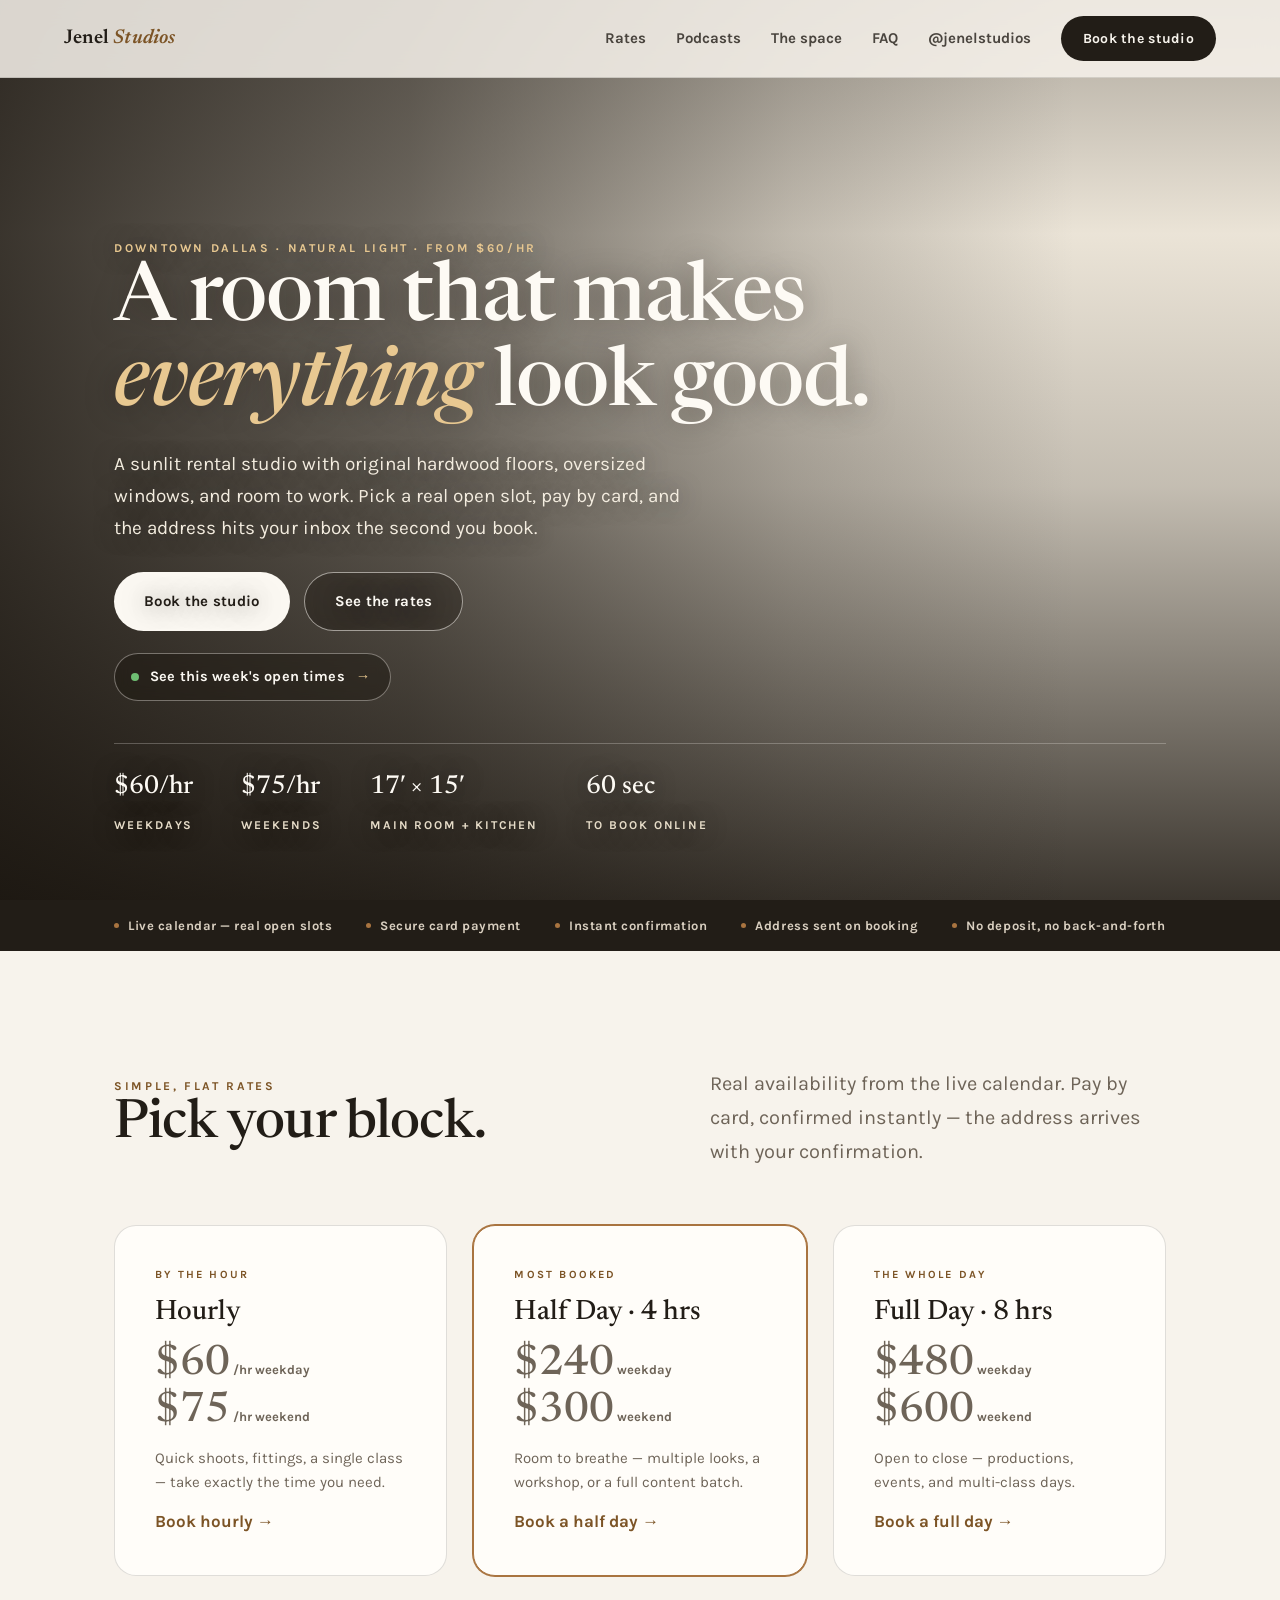
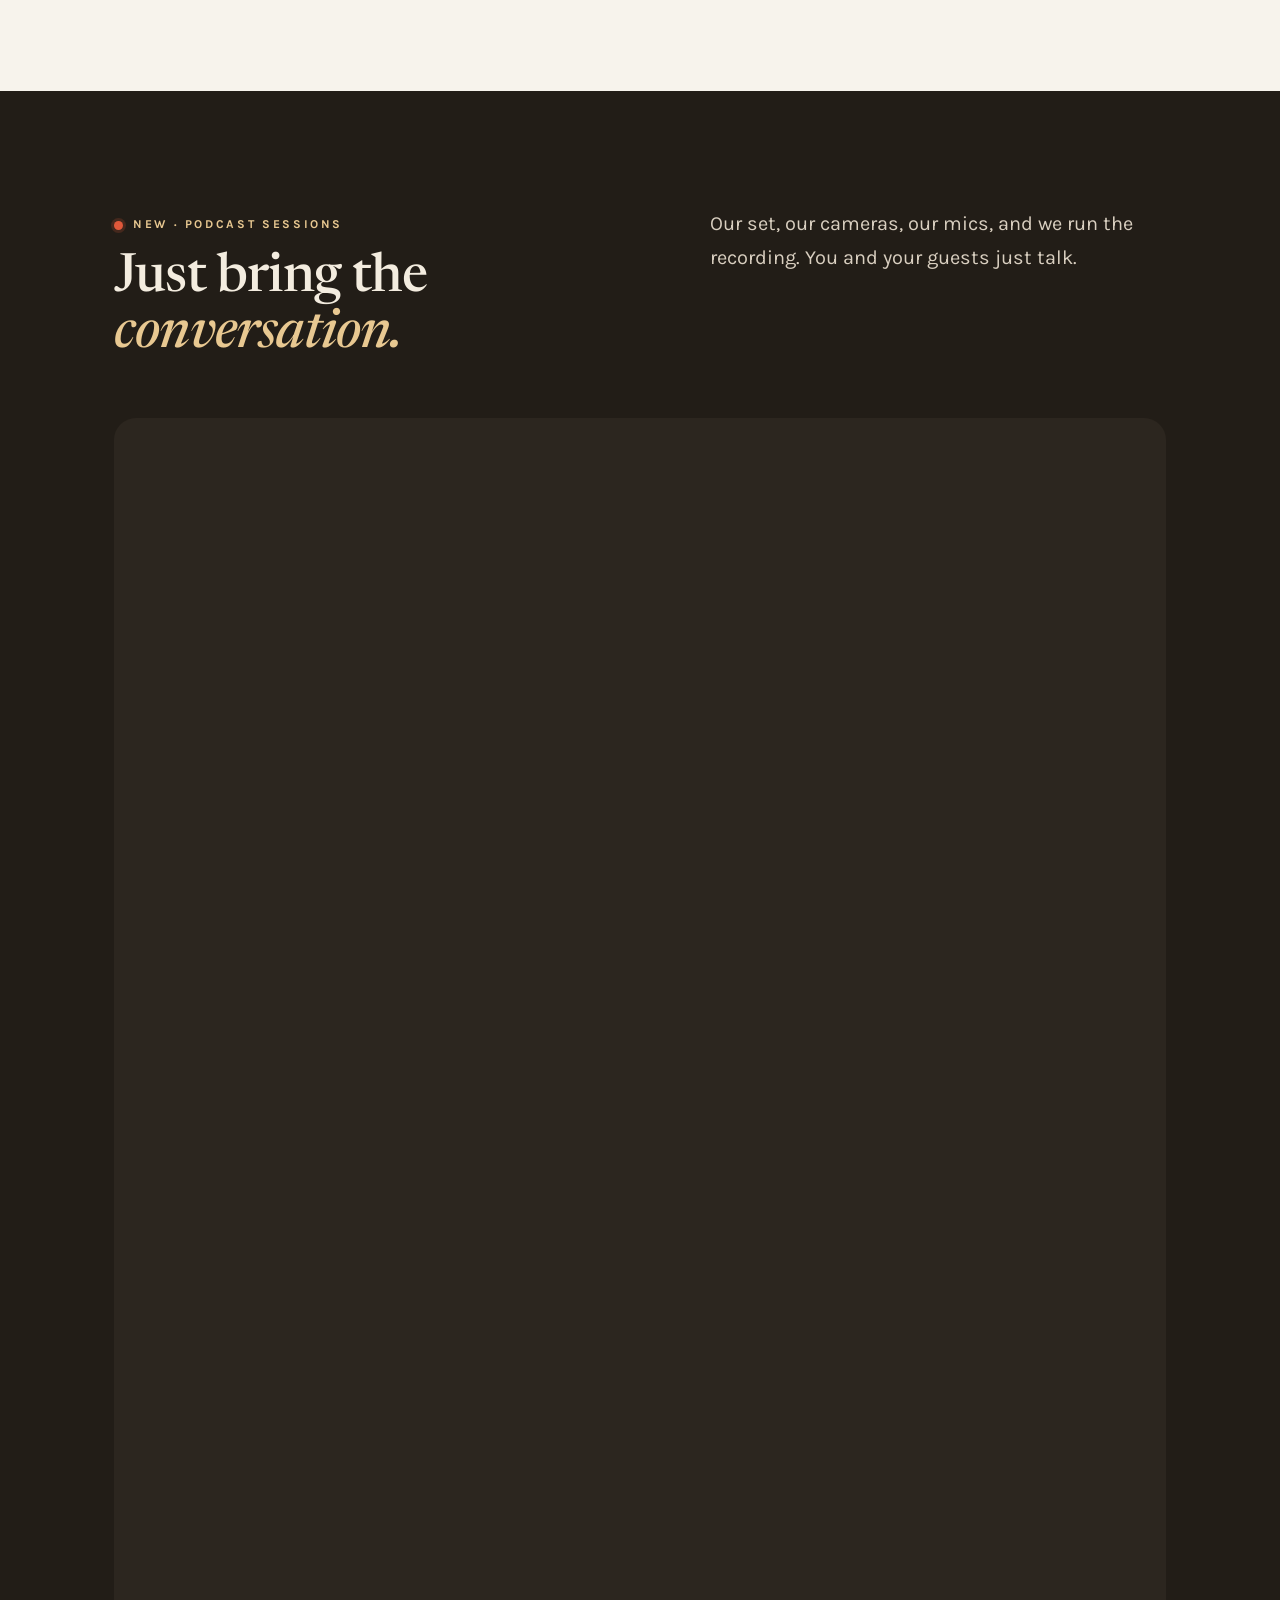
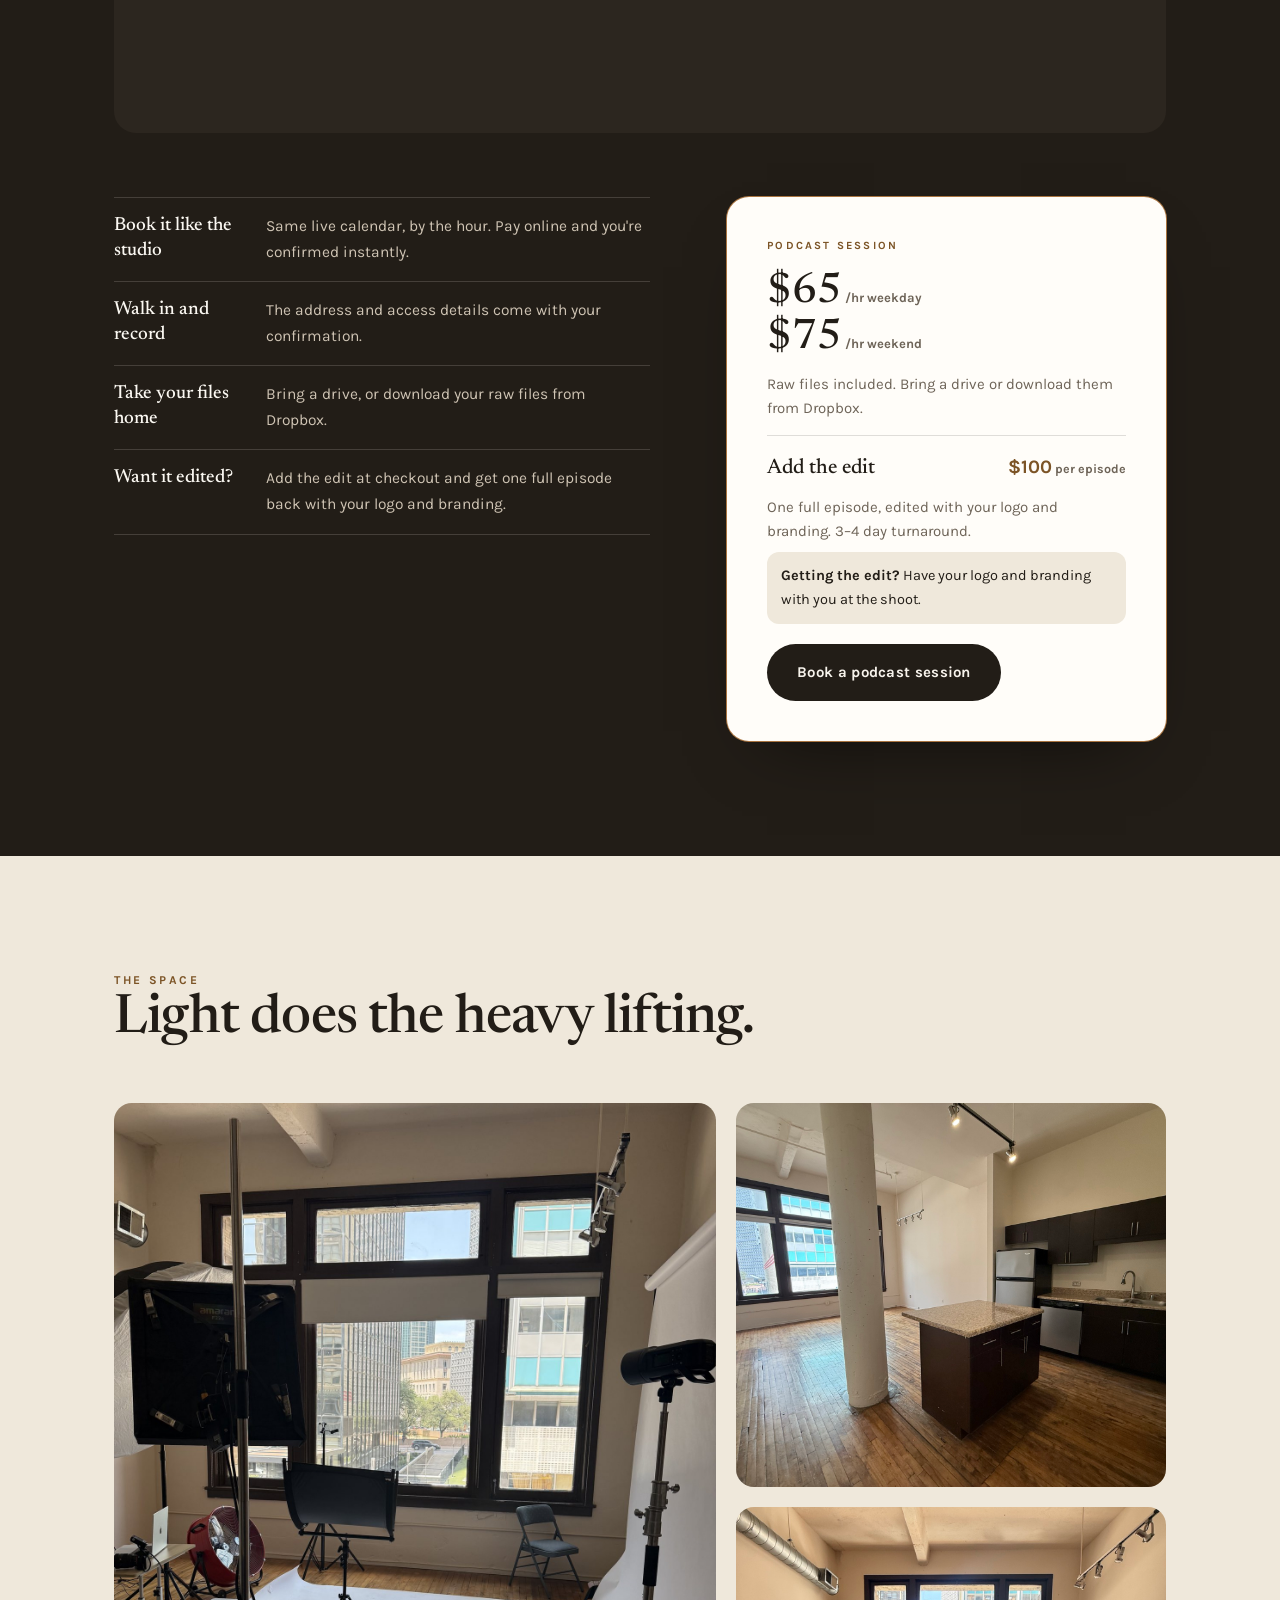
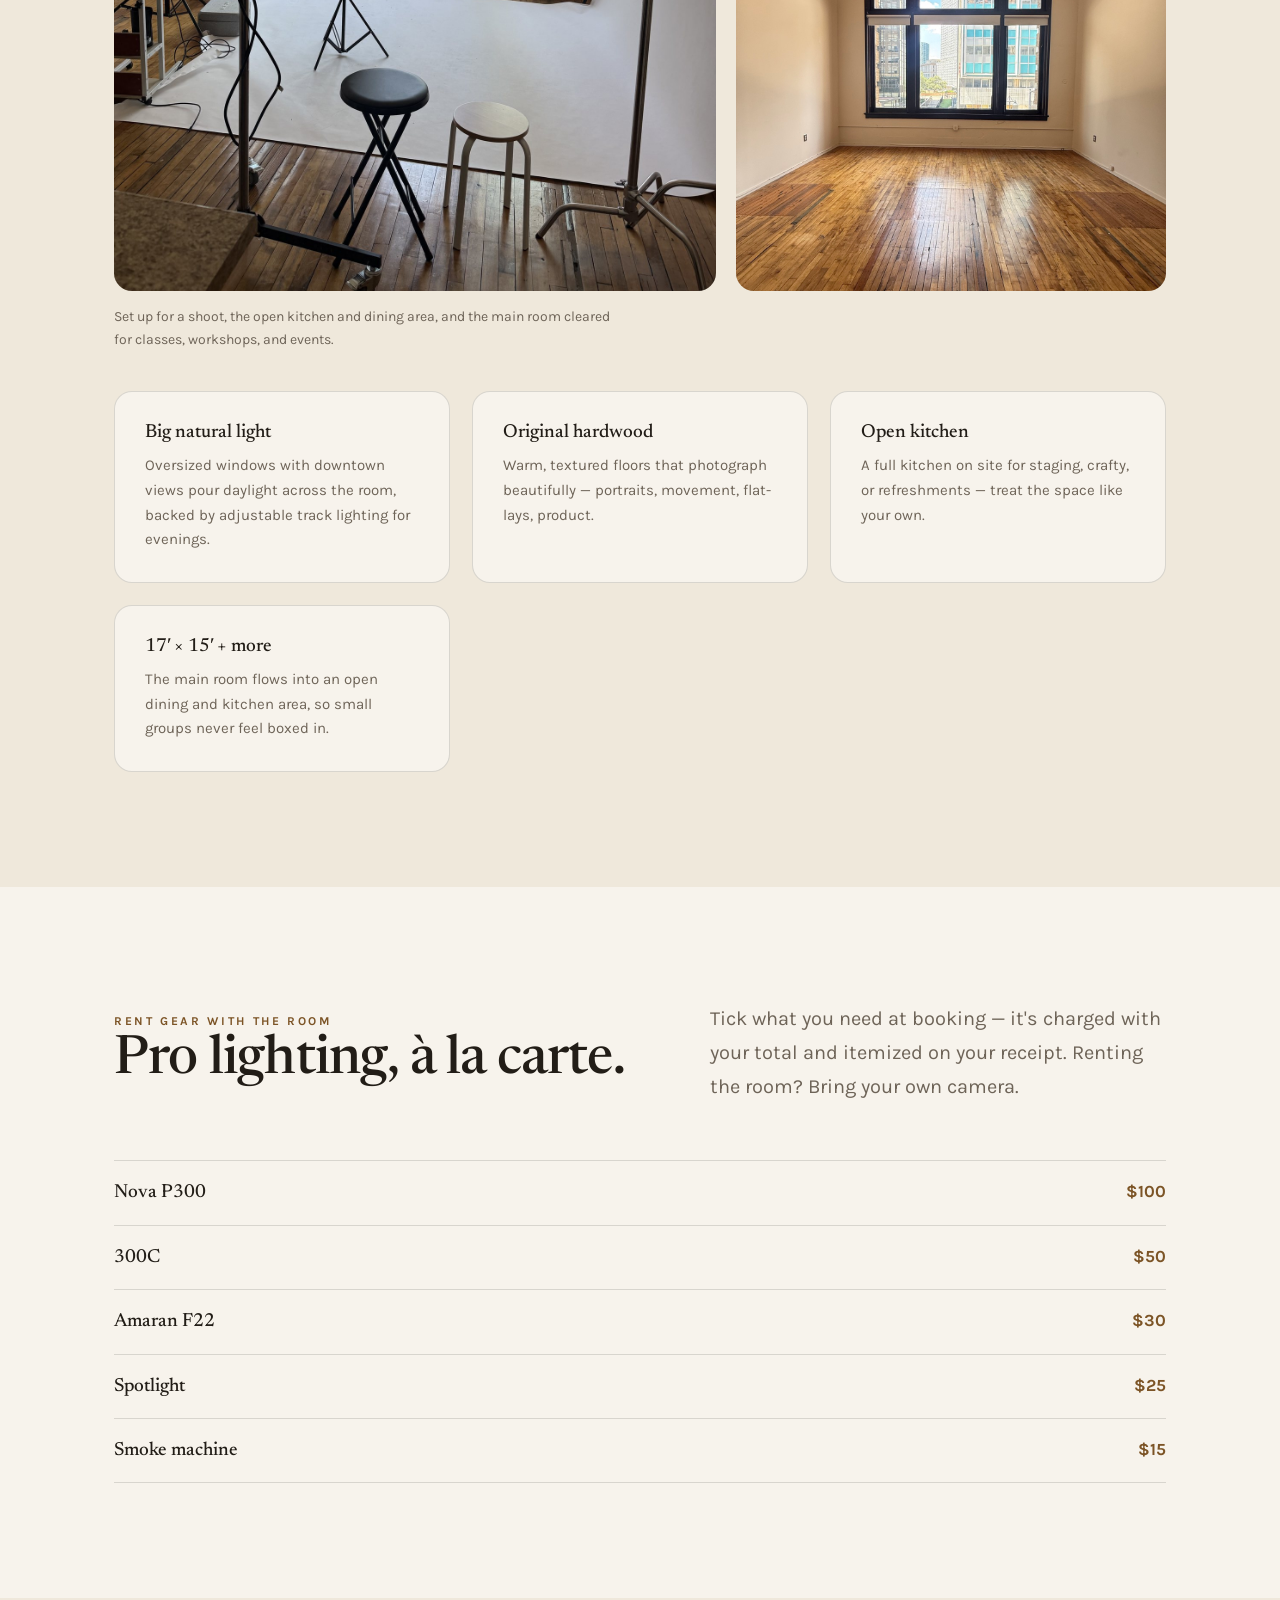
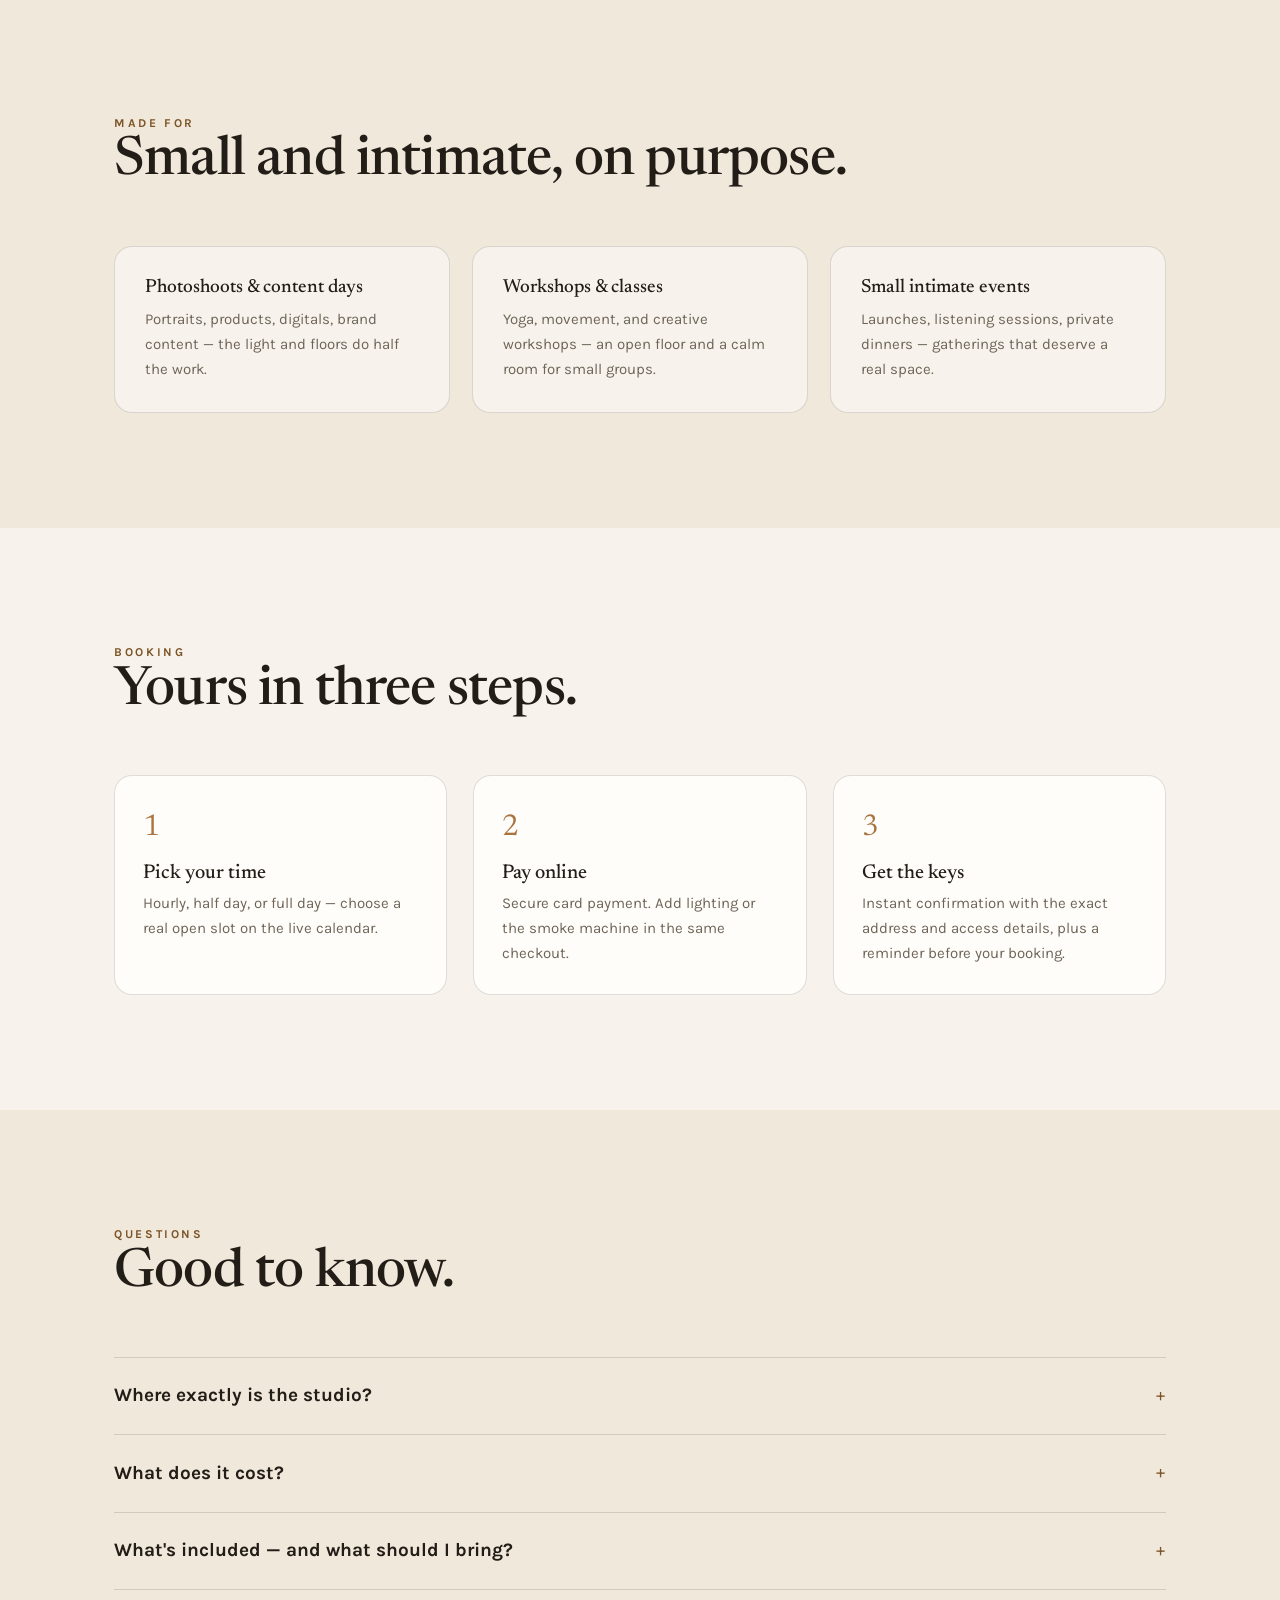
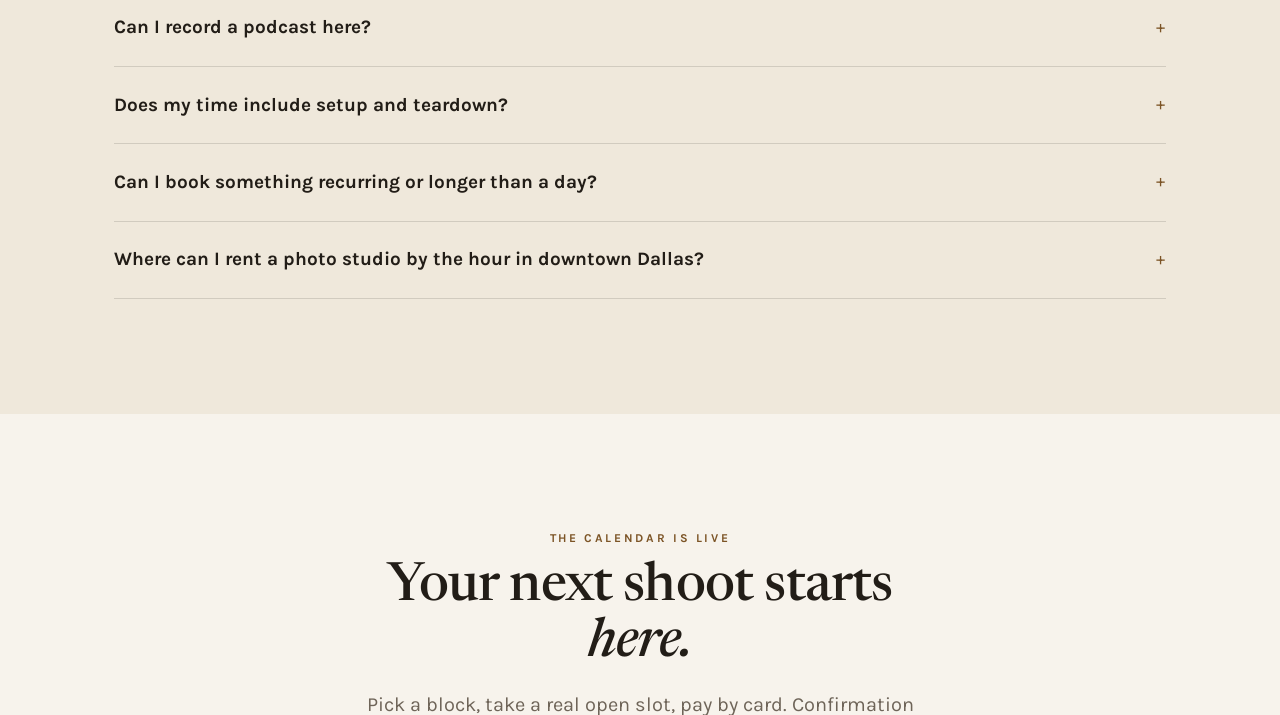
<file: index.html>
<!DOCTYPE html>
<html lang="en">
<head>
  <meta charset="UTF-8">
  <meta name="viewport" content="width=device-width, initial-scale=1.0">
  <title>Jenel Studios — Natural-Light Studio Rental in Downtown Dallas, from $60/hr</title>
  <meta name="description" content="Jenel Studios is a natural-light rental studio in downtown Dallas — hardwood floors, big windows, kitchen access. Book by the hour, half day, or full day and pay online. Perfect for photoshoots, content days, podcasts, workshops, and yoga classes.">
  <meta name="robots" content="index,follow,max-image-preview:large,max-snippet:-1">
  <link rel="canonical" href="https://jenelstudios.com/">
  <link rel="icon" href="data:image/svg+xml,%3Csvg xmlns='http://www.w3.org/2000/svg' viewBox='0 0 32 32'%3E%3Crect width='32' height='32' rx='7' fill='%23221d17'/%3E%3Ctext x='16' y='22' font-family='Georgia' font-size='17' font-style='italic' fill='%23e8c891' text-anchor='middle'%3EJ%3C/text%3E%3C/svg%3E">
  <script>document.documentElement.classList.add("js");</script>

  <meta property="og:type" content="website">
  <meta property="og:site_name" content="Jenel Studios">
  <meta property="og:locale" content="en_US">
  <meta property="og:title" content="Jenel Studios — Downtown Dallas Studio Rental, from $60/hr">
  <meta property="og:description" content="Natural light, hardwood floors, big windows. Book by the hour, half day, or full day — pay online, confirmed instantly.">
  <meta property="og:image" content="https://jenelstudios.com/assets/img/og-jenel-studios.jpg">
  <meta property="og:image:secure_url" content="https://jenelstudios.com/assets/img/og-jenel-studios.jpg">
  <meta property="og:image:type" content="image/jpeg">
  <meta property="og:image:width" content="1200">
  <meta property="og:image:height" content="630">
  <meta property="og:image:alt" content="Jenel Studios — a downtown Dallas rental studio set up with lights, a white backdrop, and big windows looking onto the skyline. From $60/hr.">
  <meta property="og:url" content="https://jenelstudios.com/">
  <meta name="twitter:card" content="summary_large_image">
  <meta name="twitter:title" content="Jenel Studios — Downtown Dallas Studio Rental, from $60/hr">
  <meta name="twitter:description" content="Natural light, hardwood floors, big windows. Book by the hour, half day, or full day — pay online, confirmed instantly.">
  <meta name="twitter:image" content="https://jenelstudios.com/assets/img/og-jenel-studios.jpg">
  <meta name="twitter:image:alt" content="Jenel Studios — a downtown Dallas rental studio set up with lights, a white backdrop, and big windows looking onto the skyline.">

  <link rel="preconnect" href="https://fonts.googleapis.com">
  <link rel="preconnect" href="https://fonts.gstatic.com" crossorigin>
  <link href="https://fonts.googleapis.com/css2?family=Newsreader:ital,opsz,wght@0,6..72,400;0,6..72,500;0,6..72,600;1,6..72,400;1,6..72,500&family=Karla:wght@400;600;700&display=swap" rel="stylesheet">
  <link rel="stylesheet" href="css/jenel.css?v=6">

  <!-- GA4, not sent from automated/test browsers, from any host but the live site, or from a
       device that opened any page with ?notrack=1 once (?notrack=0 counts it again). -->
  <script>
    window.dataLayer = window.dataLayer || [];
    function gtag(){dataLayer.push(arguments);}
    (function () {
      var KEY = "tm-notrack", m = /[?&]notrack=([01])(?:&|#|$)/.exec(location.search), saved = false;
      try {
        if (m) { if (m[1] === "1") localStorage.setItem(KEY, "1"); else localStorage.removeItem(KEY); }
        saved = localStorage.getItem(KEY) === "1";
      } catch (e) {}
      if (m) {
        try { var u = new URL(location.href); u.searchParams.delete("notrack"); history.replaceState(history.state, "", u.pathname + u.search + u.hash); } catch (e) {}
        var msg = m[1] === "1"
          ? (saved ? "Google Analytics will not count this browser. (Undo: add ?notrack=0 to any page.)" : "This browser blocked the setting (private mode?). Visits here may still count.")
          : (saved ? "This browser is still set to not count." : "Google Analytics counts this browser again.");
        document.addEventListener("DOMContentLoaded", function () {
          var t = document.createElement("div");
          t.setAttribute("role", "status");
          t.textContent = msg;
          t.style.cssText = "position:fixed;left:50%;bottom:20px;transform:translateX(-50%);z-index:2147483647;max-width:calc(100% - 32px);box-sizing:border-box;padding:12px 18px;border-radius:12px;background:#111;color:#fff;font:600 14px/1.4 system-ui,-apple-system,sans-serif;text-align:center;box-shadow:0 6px 24px rgba(0,0,0,.35)";
          document.body.appendChild(t);
          setTimeout(function () { t.remove(); }, 7000);
        });
      }
      if (saved || navigator.webdriver || !/^(www\.)?jenelstudios\.com$/.test(location.hostname)) return;
      var s = document.createElement("script");
      s.async = true;
      s.src = "https://www.googletagmanager.com/gtag/js?id=G-PS0H5W3ZX7";
      document.head.appendChild(s);
      gtag("js", new Date());
      gtag("config", "G-PS0H5W3ZX7", { content_group: "Jenel Studios" });
    })();
  </script>

  <script type="application/ld+json">
  {
    "@context": "https://schema.org",
    "@type": "LocalBusiness",
    "@id": "https://jenelstudios.com/#jenel",
    "name": "Jenel Studios",
    "description": "Natural-light rental studio in downtown Dallas — hardwood floors, big windows, kitchen access. Bookable by the hour, half day, or full day for photoshoots, content days, workshops, yoga classes, and small intimate events, plus hourly podcast sessions with the set, cameras, and mics provided.",
    "url": "https://jenelstudios.com/",
    "image": [
      "https://jenelstudios.com/assets/img/studio-now-wide.jpg",
      "https://jenelstudios.com/assets/img/studio-now.jpg",
      "https://jenelstudios.com/assets/img/studio-2.jpg",
      "https://jenelstudios.com/assets/img/podcast-set-wide.jpg"
    ],
    "areaServed": { "@type": "Place", "name": "Dallas, TX" },
    "priceRange": "$60–$600",
    "sameAs": ["https://www.instagram.com/jenelstudios/"],
    "parentOrganization": { "@type": "Organization", "name": "Taylormade Creative", "url": "https://www.taylormadecreative.net/" },
    "makesOffer": [
      { "@type": "Offer", "name": "Hourly (weekday)", "price": "60", "priceCurrency": "USD" },
      { "@type": "Offer", "name": "Hourly (weekend)", "price": "75", "priceCurrency": "USD" },
      { "@type": "Offer", "name": "Half day — 4 hours (weekday)", "price": "240", "priceCurrency": "USD" },
      { "@type": "Offer", "name": "Full day — 8 hours (weekday)", "price": "480", "priceCurrency": "USD" },
      { "@type": "Offer", "name": "Podcast session — hourly (weekday)", "price": "65", "priceCurrency": "USD" },
      { "@type": "Offer", "name": "Podcast session — hourly (weekend)", "price": "75", "priceCurrency": "USD" },
      { "@type": "Offer", "name": "Podcast episode edit — one full episode with your logo and branding, 3–4 day turnaround", "price": "100", "priceCurrency": "USD" }
    ]
  }
  </script>
  <script type="application/ld+json">
{
  "@context": "https://schema.org",
  "@type": "FAQPage",
  "mainEntity": [
    {
      "@type": "Question",
      "name": "How much does it cost to rent Jenel Studios?",
      "acceptedAnswer": {
        "@type": "Answer",
        "text": "$60 per hour on weekdays and $75 per hour on weekends. Half days (4 hours) are $240 weekday / $300 weekend; full days (8 hours) are $480 weekday / $600 weekend. Pick a real open slot online and pay by card — confirmed instantly."
      }
    },
    {
      "@type": "Question",
      "name": "What comes with the studio?",
      "acceptedAnswer": {
        "@type": "Answer",
        "text": "A 17 x 15 ft main room flowing into an open dining and kitchen area — natural light from big windows, hardwood floors, and track lighting. Pro lighting rents as add-ons at booking: Nova P300 ($100), 300C ($50), Spotlight ($25), Amaran F22 ($30), smoke machine ($15). Room rentals don't include cameras, so bring your own gear. Podcast sessions include the set, cameras, and mics."
      }
    },
    {
      "@type": "Question",
      "name": "Can I record a podcast at Jenel Studios?",
      "acceptedAnswer": {
        "@type": "Answer",
        "text": "Yes. Podcast sessions are $65 per hour on weekdays and $75 per hour on weekends. The set, cameras, and mics are provided and we run the recording. Raw files are included: bring a drive or download them from Dropbox. Add the edit for $100: one full episode, edited with your logo and branding, with a 3–4 day turnaround. Have your logo and branding with you at the shoot."
      }
    },
    {
      "@type": "Question",
      "name": "What can I use the studio for?",
      "acceptedAnswer": {
        "@type": "Answer",
        "text": "Photoshoots, content days, podcasts, workshops, yoga and movement classes, and small intimate events."
      }
    },
    {
      "@type": "Question",
      "name": "Where is Jenel Studios located?",
      "acceptedAnswer": {
        "@type": "Answer",
        "text": "Downtown Dallas, Texas. The exact address and access details arrive automatically with your booking confirmation."
      }
    },
    {
      "@type": "Question",
      "name": "How does booking work?",
      "acceptedAnswer": {
        "@type": "Answer",
        "text": "Pick hourly, half-day, or full-day, choose a real open slot on the live calendar, and pay online. You get an instant confirmation with the address, plus a reminder before your booking."
      }
    },
    {
      "@type": "Question",
      "name": "Where can I rent a photo studio by the hour in downtown Dallas?",
      "acceptedAnswer": {
        "@type": "Answer",
        "text": "Jenel Studios is a natural-light rental studio in downtown Dallas, bookable by the hour on a live calendar at jenelstudios.com. It's $60 an hour on weekdays and $75 on weekends, paid by card with no deposit. The exact address arrives with your booking confirmation."
      }
    }
  ]
}
  </script>
</head>
<body>

  <nav class="nav" aria-label="Main">
    <a class="nav-logo" href="./">Jenel <em>Studios</em></a>
    <div class="nav-links">
      <a href="#rates">Rates</a>
      <a href="#podcast">Podcasts</a>
      <a href="#space">The space</a>
      <a href="#faq">FAQ</a>
      <a href="https://www.instagram.com/jenelstudios/" rel="noopener" target="_blank">@jenelstudios</a>
      <a class="btn btn-ink" href="book/">Book the studio</a>
    </div>
  </nav>

  <!-- hero -->
  <header class="hero">
    <div class="hero-media" aria-hidden="true">
      <picture>
        <source media="(max-width: 767px)" type="image/webp" srcset="assets/img/studio-now-tall.webp">
        <source media="(max-width: 767px)" srcset="assets/img/studio-now-tall.jpg">
        <source type="image/webp" sizes="100vw"
                srcset="assets/img/studio-now-wide-1600.webp 1600w, assets/img/studio-now-wide.webp 2400w">
        <img src="assets/img/studio-now-wide.jpg" alt="" width="2400" height="1500"
             sizes="100vw"
             srcset="assets/img/studio-now-wide-1600.jpg 1600w, assets/img/studio-now-wide.jpg 2400w"
             fetchpriority="high" decoding="async">
      </picture>
      <div class="hero-scrim"></div>
    </div>
    <div class="wrap hero-inner">
      <p class="eyebrow">Downtown Dallas · Natural light · From $60/hr</p>
      <h1 class="display">A room that makes <em>everything</em> look good.</h1>
      <p class="hero-sub">A sunlit rental studio with original hardwood floors, oversized windows, and room to work. Pick a real open slot, pay by card, and the address hits your inbox the second you book.</p>
      <div class="hero-ctas">
        <a class="btn btn-ink" href="book/">Book the studio</a>
        <a class="btn btn-line" href="#rates">See the rates</a>
      </div>
      <a class="avail" href="book/?service=studio-hourly" id="availPill">
        <span class="dot" aria-hidden="true"></span>
        <span class="avail-t" id="availText">See this week's open times</span>
        <span class="avail-go" aria-hidden="true">→</span>
      </a>
      <div class="hero-facts">
        <div><strong>$60/hr</strong><span>weekdays</span></div>
        <div><strong>$75/hr</strong><span>weekends</span></div>
        <div><strong>17′ × 15′</strong><span>main room + kitchen</span></div>
        <div><strong>60 sec</strong><span>to book online</span></div>
      </div>
    </div>
  </header>

  <!-- trust strip -->
  <div class="trust" aria-label="How booking works">
    <div class="wrap trust-row">
      <span>Live calendar — real open slots</span>
      <span>Secure card payment</span>
      <span>Instant confirmation</span>
      <span>Address sent on booking</span>
      <span>No deposit, no back-and-forth</span>
    </div>
  </div>

  <!-- rates -->
  <section class="act" id="rates">
    <div class="wrap">
      <div class="act-head reveal">
        <div>
          <p class="eyebrow">Simple, flat rates</p>
          <h2 class="display">Pick your block.</h2>
        </div>
        <p class="lede" style="max-width:38ch;">Real availability from the live calendar. Pay by card, confirmed instantly — the address arrives with your confirmation.</p>
      </div>
      <div class="rates">
        <a class="rate reveal" href="book/?service=studio-hourly">
          <span class="tag">By the hour</span>
          <h3>Hourly</h3>
          <p class="price">$60<small> /hr weekday</small><br>$75<small> /hr weekend</small></p>
          <p>Quick shoots, fittings, a single class — take exactly the time you need.</p>
          <span class="go">Book hourly →</span>
        </a>
        <a class="rate hot reveal reveal-d1" href="book/?service=studio-half-day">
          <span class="tag">Most booked</span>
          <h3>Half Day · 4 hrs</h3>
          <p class="price">$240<small> weekday</small><br>$300<small> weekend</small></p>
          <p>Room to breathe — multiple looks, a workshop, or a full content batch.</p>
          <span class="go">Book a half day →</span>
        </a>
        <a class="rate reveal reveal-d2" href="book/?service=studio-full-day">
          <span class="tag">The whole day</span>
          <h3>Full Day · 8 hrs</h3>
          <p class="price">$480<small> weekday</small><br>$600<small> weekend</small></p>
          <p>Open to close — productions, events, and multi-class days.</p>
          <span class="go">Book a full day →</span>
        </a>
      </div>
    </div>
  </section>

  <!-- podcast sessions -->
  <section class="act act--ink" id="podcast">
    <div class="wrap">
      <div class="act-head pod-head reveal">
        <div>
          <p class="eyebrow pod-eyebrow"><span class="rec" aria-hidden="true"></span>New · Podcast sessions</p>
          <h2 class="display">Just bring the <em>conversation.</em></h2>
        </div>
        <p class="lede">Our set, our cameras, our mics, and we run the recording. You and your guests just talk.</p>
      </div>
      <figure class="pod-photo reveal">
        <picture>
          <source media="(max-width: 767px)" type="image/webp" srcset="assets/img/podcast-set-tall.webp">
          <source media="(max-width: 767px)" srcset="assets/img/podcast-set-tall.jpg">
          <source type="image/webp" sizes="(min-width: 1180px) 1036px, 100vw"
                  srcset="assets/img/podcast-set-wide-1200.webp 1200w, assets/img/podcast-set-wide.webp 2000w">
          <img src="assets/img/podcast-set-wide.jpg" width="2000" height="1125"
               sizes="(min-width: 1180px) 1036px, 100vw"
               srcset="assets/img/podcast-set-wide-1200.jpg 1200w, assets/img/podcast-set-wide.jpg 2000w"
               loading="lazy" decoding="async"
               alt="A podcast recording at Jenel Studios: two guests on a leather couch, mics on boom arms in front of them, downtown Dallas through the window behind">
        </picture>
      </figure>
      <div class="pod">
        <ul class="pod-points reveal">
          <li><b>Book it like the studio</b><span>Same live calendar, by the hour. Pay online and you're confirmed instantly.</span></li>
          <li><b>Walk in and record</b><span>The address and access details come with your confirmation.</span></li>
          <li><b>Take your files home</b><span>Bring a drive, or download your raw files from Dropbox.</span></li>
          <li><b>Want it edited?</b><span>Add the edit at checkout and get one full episode back with your logo and branding.</span></li>
        </ul>
        <div class="pod-card reveal reveal-d1">
          <span class="tag">Podcast session</span>
          <p class="price">$65<small> /hr weekday</small><br>$75<small> /hr weekend</small></p>
          <p class="pod-incl">Raw files included. Bring a drive or download them from Dropbox.</p>
          <div class="pod-edit">
            <div class="pod-edit-row"><b>Add the edit</b><span>$100<small> per episode</small></span></div>
            <p>One full episode, edited with your logo and branding. 3–4 day turnaround.</p>
            <p class="pod-req"><strong>Getting the edit?</strong> Have your logo and branding with you at the shoot.</p>
          </div>
          <a class="btn btn-ink" href="book/?service=studio-podcast">Book a podcast session</a>
        </div>
      </div>
    </div>
  </section>

  <!-- gallery -->
  <section class="act act--linen" id="space">
    <div class="wrap">
      <div class="act-head reveal">
        <div>
          <p class="eyebrow">The space</p>
          <h2 class="display">Light does the heavy lifting.</h2>
        </div>
      </div>
      <div class="gallery reveal">
        <img src="assets/img/studio-now.jpg" width="1400" height="2100" loading="lazy" decoding="async"
             alt="The studio mid-shoot — a white backdrop swept across the hardwood, lights and stands set up, and downtown Dallas through the windows">
        <img src="assets/img/studio-1.jpg" loading="lazy" decoding="async"
             alt="The open kitchen and dining area — granite island, full cabinets, sink and fridge, with windows onto downtown">
        <img src="assets/img/studio-2.jpg" loading="lazy" decoding="async"
             alt="The same main room cleared out — bare hardwood floors, big windows, and track lighting">
      </div>
      <p class="gal-note">Set up for a shoot, the open kitchen and dining area, and the main room cleared for classes, workshops, and events.</p>
      <div class="amen" style="margin-top: clamp(24px, 3.5vw, 40px);">
        <div class="amen-card reveal"><h3>Big natural light</h3><p>Oversized windows with downtown views pour daylight across the room, backed by adjustable track lighting for evenings.</p></div>
        <div class="amen-card reveal reveal-d1"><h3>Original hardwood</h3><p>Warm, textured floors that photograph beautifully — portraits, movement, flat-lays, product.</p></div>
        <div class="amen-card reveal reveal-d2"><h3>Open kitchen</h3><p>A full kitchen on site for staging, crafty, or refreshments — treat the space like your own.</p></div>
        <div class="amen-card reveal"><h3>17′ × 15′ + more</h3><p>The main room flows into an open dining and kitchen area, so small groups never feel boxed in.</p></div>
      </div>
    </div>
  </section>

  <!-- gear -->
  <section class="act" id="gear">
    <div class="wrap">
      <div class="act-head reveal">
        <div>
          <p class="eyebrow">Rent gear with the room</p>
          <h2 class="display">Pro lighting, à la carte.</h2>
        </div>
        <p class="lede" style="max-width:38ch;">Tick what you need at booking — it's charged with your total and itemized on your receipt. Renting the room? Bring your own camera.</p>
      </div>
      <div class="gear reveal">
        <div class="gear-row"><b>Nova P300</b><span>$100</span></div>
        <div class="gear-row"><b>300C</b><span>$50</span></div>
        <div class="gear-row"><b>Amaran F22</b><span>$30</span></div>
        <div class="gear-row"><b>Spotlight</b><span>$25</span></div>
        <div class="gear-row"><b>Smoke machine</b><span>$15</span></div>
      </div>
    </div>
  </section>

  <!-- good for -->
  <section class="act act--linen" id="uses">
    <div class="wrap">
      <div class="act-head reveal">
        <div>
          <p class="eyebrow">Made for</p>
          <h2 class="display">Small and intimate, on purpose.</h2>
        </div>
      </div>
      <div class="amen">
        <div class="amen-card reveal"><h3>Photoshoots &amp; content days</h3><p>Portraits, products, digitals, brand content — the light and floors do half the work.</p></div>
        <div class="amen-card reveal reveal-d1"><h3>Workshops &amp; classes</h3><p>Yoga, movement, and creative workshops — an open floor and a calm room for small groups.</p></div>
        <div class="amen-card reveal reveal-d2"><h3>Small intimate events</h3><p>Launches, listening sessions, private dinners — gatherings that deserve a real space.</p></div>
      </div>
    </div>
  </section>

  <!-- how it works -->
  <section class="act" id="how">
    <div class="wrap">
      <div class="act-head reveal">
        <div>
          <p class="eyebrow">Booking</p>
          <h2 class="display">Yours in three steps.</h2>
        </div>
      </div>
      <div class="steps">
        <div class="step reveal"><h3>Pick your time</h3><p>Hourly, half day, or full day — choose a real open slot on the live calendar.</p></div>
        <div class="step reveal reveal-d1"><h3>Pay online</h3><p>Secure card payment. Add lighting or the smoke machine in the same checkout.</p></div>
        <div class="step reveal reveal-d2"><h3>Get the keys</h3><p>Instant confirmation with the exact address and access details, plus a reminder before your booking.</p></div>
      </div>
    </div>
  </section>

  <!-- faq -->
  <section class="act act--linen" id="faq">
    <div class="wrap">
      <div class="act-head reveal">
        <div>
          <p class="eyebrow">Questions</p>
          <h2 class="display">Good to know.</h2>
        </div>
      </div>
      <div class="faq reveal">
        <details>
          <summary>Where exactly is the studio?</summary>
          <p class="a">Downtown Dallas. The exact address and access details arrive automatically the moment your booking is confirmed.</p>
        </details>
        <details>
          <summary>What does it cost?</summary>
          <p class="a">$60/hr on weekdays, $75/hr on weekends. Half days (4 hours) are $240 weekday / $300 weekend; full days (8 hours) are $480 weekday / $600 weekend. Paid by card at booking — no deposits, no back-and-forth. Here's <a href="studio-rental-cost/" style="text-decoration:underline;">how that compares with other Dallas studios</a>.</p>
        </details>
        <details>
          <summary>What's included — and what should I bring?</summary>
          <p class="a">The room: natural light, hardwood floors, track lighting, and kitchen access. Pro lighting rents as add-ons at checkout — Nova P300 ($100), 300C ($50), Amaran F22 ($30), Spotlight ($25), smoke machine ($15). Room rentals don't include cameras, so bring your own gear. (<a href="#podcast" style="text-decoration:underline;">Podcast sessions</a> include the set, cameras, and mics.)</p>
        </details>
        <details>
          <summary>Can I record a podcast here?</summary>
          <p class="a">Yes. Podcast sessions are $65/hr on weekdays and $75/hr on weekends. The set, cameras, and mics are ours and we run the recording. You leave with your raw files: bring a drive, or download them from Dropbox. Add the edit for $100: one full episode, edited with your logo and branding, with a 3–4 day turnaround. Getting the edit? Have your logo and branding with you at the shoot. <a href="book/?service=studio-podcast" style="text-decoration:underline;">Book a podcast session</a>.</p>
        </details>
        <details>
          <summary>Does my time include setup and teardown?</summary>
          <p class="a">Yes — your block covers load-in through load-out, and the space should be reset how you found it. Book the buffer you need.</p>
        </details>
        <details>
          <summary>Can I book something recurring or longer than a day?</summary>
          <p class="a">Yes — reach out on Instagram <a href="https://www.instagram.com/jenelstudios/" style="text-decoration:underline;">@jenelstudios</a> or send an inquiry through <a href="https://www.taylormadecreative.net/book/#project" style="text-decoration:underline;">Taylormade Creative</a> and we'll set it up personally.</p>
        </details>
        <details>
          <summary>Where can I rent a photo studio by the hour in downtown Dallas?</summary>
          <p class="a">Jenel Studios is a natural-light rental studio in downtown Dallas, bookable by the hour on a live calendar at jenelstudios.com. It's $60 an hour on weekdays and $75 on weekends, paid by card with no deposit. The exact address arrives with your booking confirmation.</p>
        </details>
      </div>
    </div>
  </section>

  <!-- final CTA -->
  <section class="act" id="cta">
    <div class="wrap" style="text-align:center;">
      <p class="eyebrow reveal">The calendar is live</p>
      <h2 class="display reveal" style="margin: 10px auto 16px; max-width: 16ch;">Your next shoot starts <em>here.</em></h2>
      <p class="lede reveal" style="margin: 0 auto 26px; max-width: 46ch;">Pick a block, take a real open slot, pay by card. Confirmation and the address land in your inbox immediately.</p>
      <div class="hero-ctas reveal reveal-d1" style="justify-content:center;">
        <a class="btn btn-ink" href="book/">Book the studio</a>
      </div>
      <a class="avail avail--light reveal reveal-d2" href="book/?service=studio-hourly" id="availPill2" style="margin-top:22px;">
        <span class="dot" aria-hidden="true"></span>
        <span class="avail-t">See this week's open times</span>
        <span class="avail-go" aria-hidden="true">→</span>
      </a>
    </div>
  </section>

  <footer class="footer">
    <div class="wrap">
      <div class="footer-grid">
        <div>
          <a class="nav-logo" href="./">Jenel <em>Studios</em></a>
          <p style="margin-top:10px; font-size:14.5px; max-width:36ch;">A natural-light rental studio in downtown Dallas. Address shared with confirmed bookings.</p>
        </div>
        <div style="display:grid; gap:6px; font-weight:700;">
          <a href="book/">Book the studio</a>
          <a href="book/?service=studio-podcast">Book a podcast session</a>
          <a href="studio-rental-cost/">What studios cost in Dallas</a>
          <a href="https://www.instagram.com/jenelstudios/" rel="noopener" target="_blank">Instagram — @jenelstudios</a>
          <a href="https://www.taylormadecreative.net/">Need photo or video too? Taylormade Creative →</a>
        </div>
      </div>
      <div class="footer-bottom">
        <span>© <span id="year">2026</span> Jenel Studios · Dallas, TX</span>
        <span>A Taylormade Creative space · <a href="https://www.taylormadecreative.net/web-design/">Website by Taylormade Creative</a></span>
      </div>
    </div>
  </footer>

  <!-- mobile sticky book bar -->
  <div class="bookbar" role="complementary">
    <div><b>From $60/hr</b><small id="bookbarNote">Live calendar · pay online</small></div>
    <a class="btn" href="book/">Book now</a>
  </div>

  <script src="js/config.js" defer></script>
  <script src="js/home.js" defer></script>
  <script src="js/found-via.js?v=20261105" defer></script>
  <script src="js/cta.js?v=20261117" defer></script>
</body>
</html>
</file>
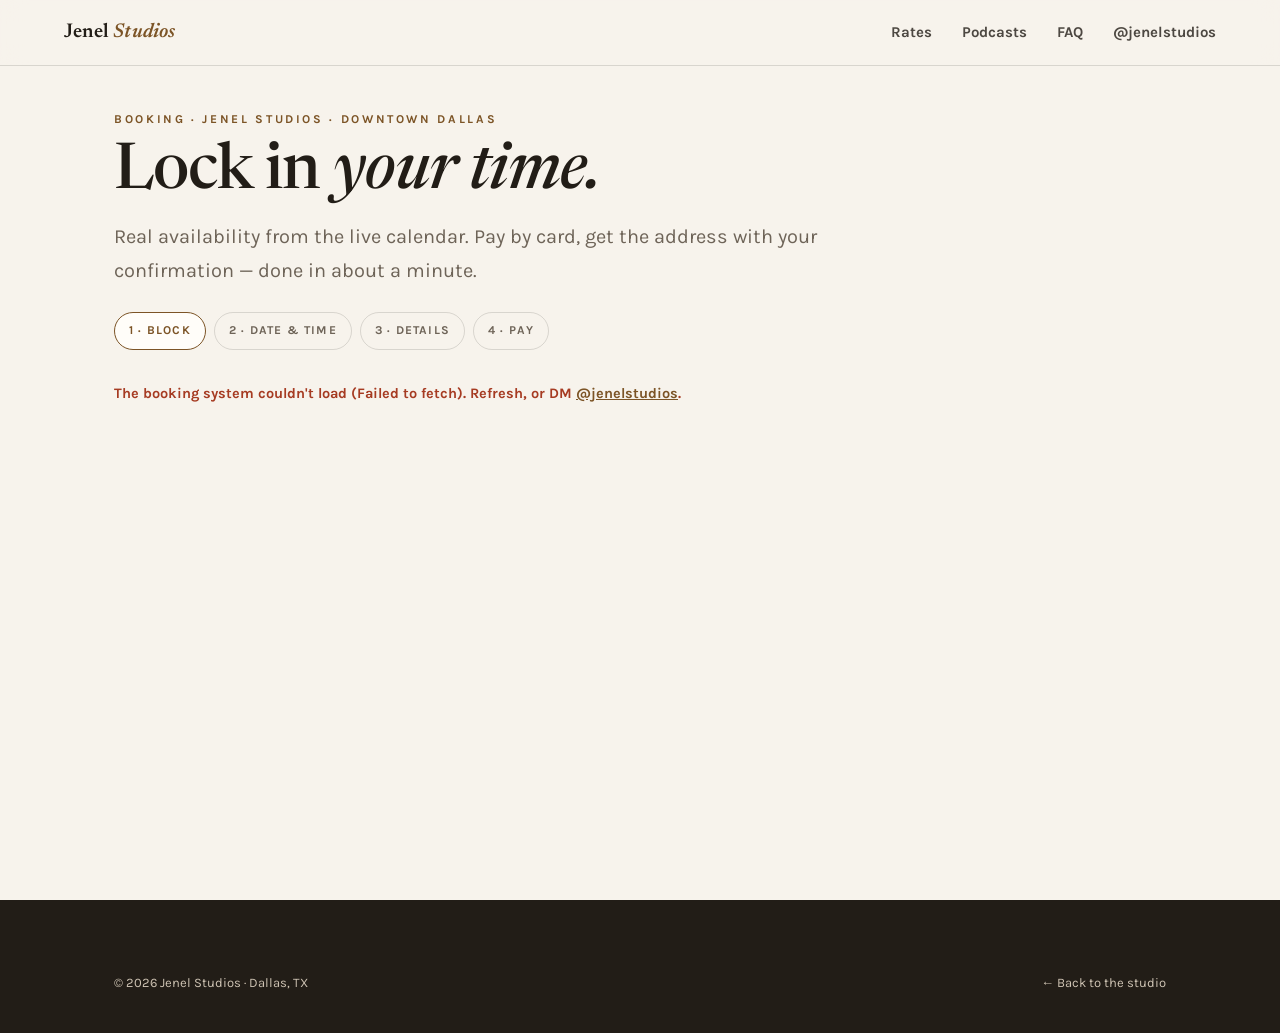
<file: book/index.html>
<!DOCTYPE html>
<html lang="en">
<head>
  <meta charset="UTF-8">
  <meta name="viewport" content="width=device-width, initial-scale=1.0">
  <title>Book Jenel Studios — Pick Your Time, Pay Online</title>
  <meta name="description" content="Book Jenel Studios in downtown Dallas — hourly, half-day, full-day, or a podcast session. Real calendar availability, secure online payment, instant confirmation.">
  <meta name="robots" content="index,follow,max-image-preview:large,max-snippet:-1">
  <link rel="canonical" href="https://jenelstudios.com/book/">
  <link rel="icon" href="data:image/svg+xml,%3Csvg xmlns='http://www.w3.org/2000/svg' viewBox='0 0 32 32'%3E%3Crect width='32' height='32' rx='7' fill='%23221d17'/%3E%3Ctext x='16' y='22' font-family='Georgia' font-size='17' font-style='italic' fill='%23e8c891' text-anchor='middle'%3EJ%3C/text%3E%3C/svg%3E">
  <script>document.documentElement.classList.add("js");</script>
  <meta property="og:title" content="Book Jenel Studios">
  <meta property="og:description" content="Pick a real open slot, pay online, confirmed instantly.">
  <meta property="og:image" content="https://jenelstudios.com/assets/img/og-jenel-studios.jpg">
  <meta property="og:image:width" content="1200">
  <meta property="og:image:height" content="630">
  <meta name="twitter:card" content="summary_large_image">
  <meta name="twitter:image" content="https://jenelstudios.com/assets/img/og-jenel-studios.jpg">
  <meta property="og:url" content="https://jenelstudios.com/book/">
  <link rel="preconnect" href="https://fonts.googleapis.com">
  <link rel="preconnect" href="https://fonts.gstatic.com" crossorigin>
  <link href="https://fonts.googleapis.com/css2?family=Newsreader:ital,opsz,wght@0,6..72,400;0,6..72,500;0,6..72,600;1,6..72,400;1,6..72,500&family=Karla:wght@400;600;700&display=swap" rel="stylesheet">
  <link rel="stylesheet" href="../css/jenel.css?v=6">
  <!-- GA4, not sent from automated/test browsers, from any host but the live site, or from a
       device that opened any page with ?notrack=1 once (?notrack=0 counts it again). -->
  <script>
    window.dataLayer = window.dataLayer || [];
    function gtag(){dataLayer.push(arguments);}
    (function () {
      var KEY = "tm-notrack", m = /[?&]notrack=([01])(?:&|#|$)/.exec(location.search), saved = false;
      try {
        if (m) { if (m[1] === "1") localStorage.setItem(KEY, "1"); else localStorage.removeItem(KEY); }
        saved = localStorage.getItem(KEY) === "1";
      } catch (e) {}
      if (m) {
        try { var u = new URL(location.href); u.searchParams.delete("notrack"); history.replaceState(history.state, "", u.pathname + u.search + u.hash); } catch (e) {}
        var msg = m[1] === "1"
          ? (saved ? "Google Analytics will not count this browser. (Undo: add ?notrack=0 to any page.)" : "This browser blocked the setting (private mode?). Visits here may still count.")
          : (saved ? "This browser is still set to not count." : "Google Analytics counts this browser again.");
        document.addEventListener("DOMContentLoaded", function () {
          var t = document.createElement("div");
          t.setAttribute("role", "status");
          t.textContent = msg;
          t.style.cssText = "position:fixed;left:50%;bottom:20px;transform:translateX(-50%);z-index:2147483647;max-width:calc(100% - 32px);box-sizing:border-box;padding:12px 18px;border-radius:12px;background:#111;color:#fff;font:600 14px/1.4 system-ui,-apple-system,sans-serif;text-align:center;box-shadow:0 6px 24px rgba(0,0,0,.35)";
          document.body.appendChild(t);
          setTimeout(function () { t.remove(); }, 7000);
        });
      }
      if (saved || navigator.webdriver || !/^(www\.)?jenelstudios\.com$/.test(location.hostname)) return;
      var s = document.createElement("script");
      s.async = true;
      s.src = "https://www.googletagmanager.com/gtag/js?id=G-PS0H5W3ZX7";
      document.head.appendChild(s);
      gtag("js", new Date());
      gtag("config", "G-PS0H5W3ZX7", { content_group: "Jenel Studios" });
    })();
  </script>
</head>
<body>
  <nav class="nav" aria-label="Main">
    <a class="nav-logo" href="../">Jenel <em>Studios</em></a>
    <div class="nav-links">
      <a href="../#rates">Rates</a>
      <a href="../#podcast">Podcasts</a>
      <a href="../#faq">FAQ</a>
      <a href="https://www.instagram.com/jenelstudios/" rel="noopener" target="_blank">@jenelstudios</a>
    </div>
  </nav>

  <main class="book-main wrap" id="bookApp" style="padding-bottom: 120px;">
    <p class="eyebrow">Booking · Jenel Studios · Downtown Dallas</p>
    <h1 class="display" style="font-size: clamp(34px, 5.6vw, 64px); margin-top: 10px;">Lock in <em>your time.</em></h1>
    <p class="lede" style="margin-top: 14px;">Real availability from the live calendar. Pay by card, get the address with your confirmation — done in about a minute.</p>

    <div class="book-steps" id="bookSteps" aria-hidden="true">
      <span data-step="1" class="on">1 · Block</span>
      <span data-step="2">2 · Date &amp; time</span>
      <span data-step="3">3 · Details</span>
      <span data-step="4">4 · Pay</span>
    </div>

    <div id="stepHost">
      <noscript><p class="lede">The booking calendar needs JavaScript. You can also reach us on Instagram <a href="https://www.instagram.com/jenelstudios/" style="text-decoration:underline;">@jenelstudios</a>.</p></noscript>
      <div class="spin" id="bootSpin" aria-label="Loading"></div>
    </div>
  </main>

  <footer class="footer" style="padding-bottom: 40px;">
    <div class="wrap footer-bottom" style="border-top: 0; margin-top: 0; padding-top: 0;">
      <span>© <span id="year">2026</span> Jenel Studios · Dallas, TX</span>
      <a href="../">← Back to the studio</a>
    </div>
  </footer>

  <script src="../js/config.js"></script>
  <script src="../js/book.js?v=4" defer></script>
  <script src="../js/found-via.js?v=20261105" defer></script>
  <script src="../js/cta.js?v=20261117" defer></script>
</body>
</html>
</file>
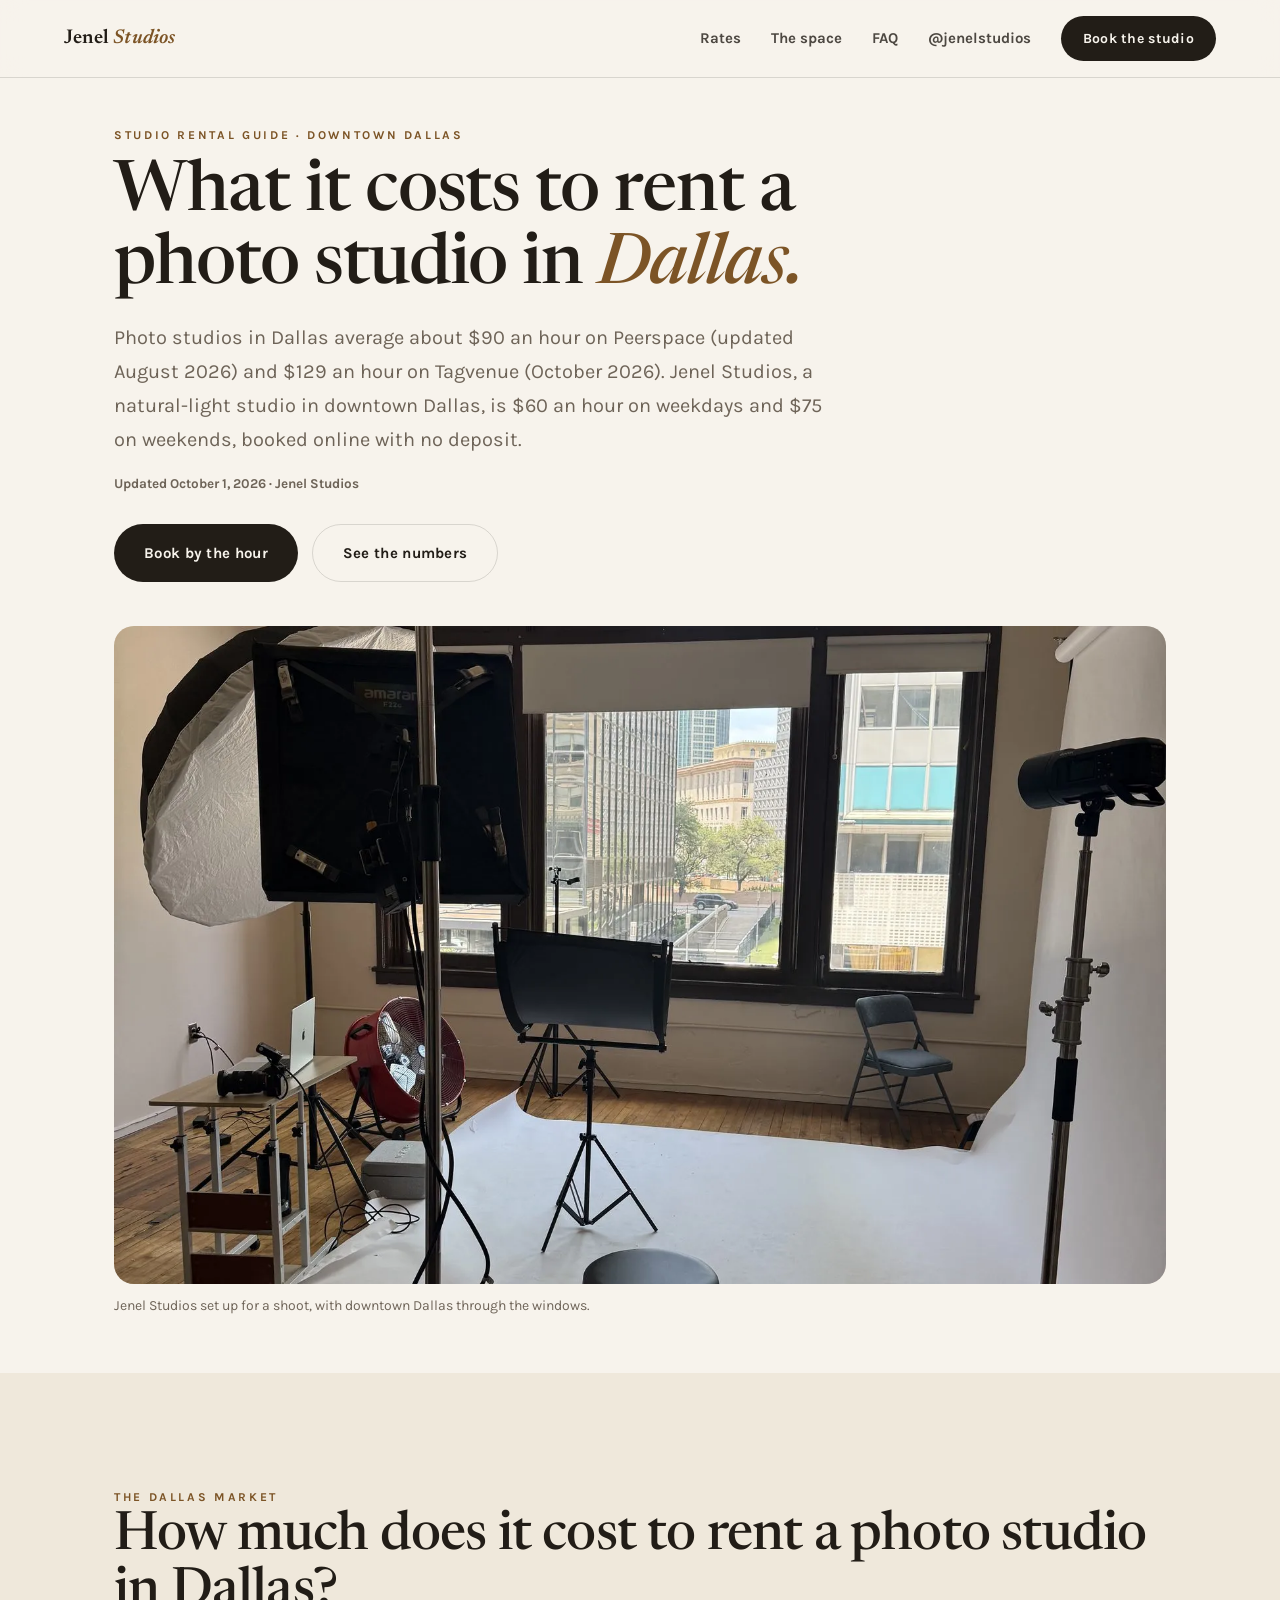
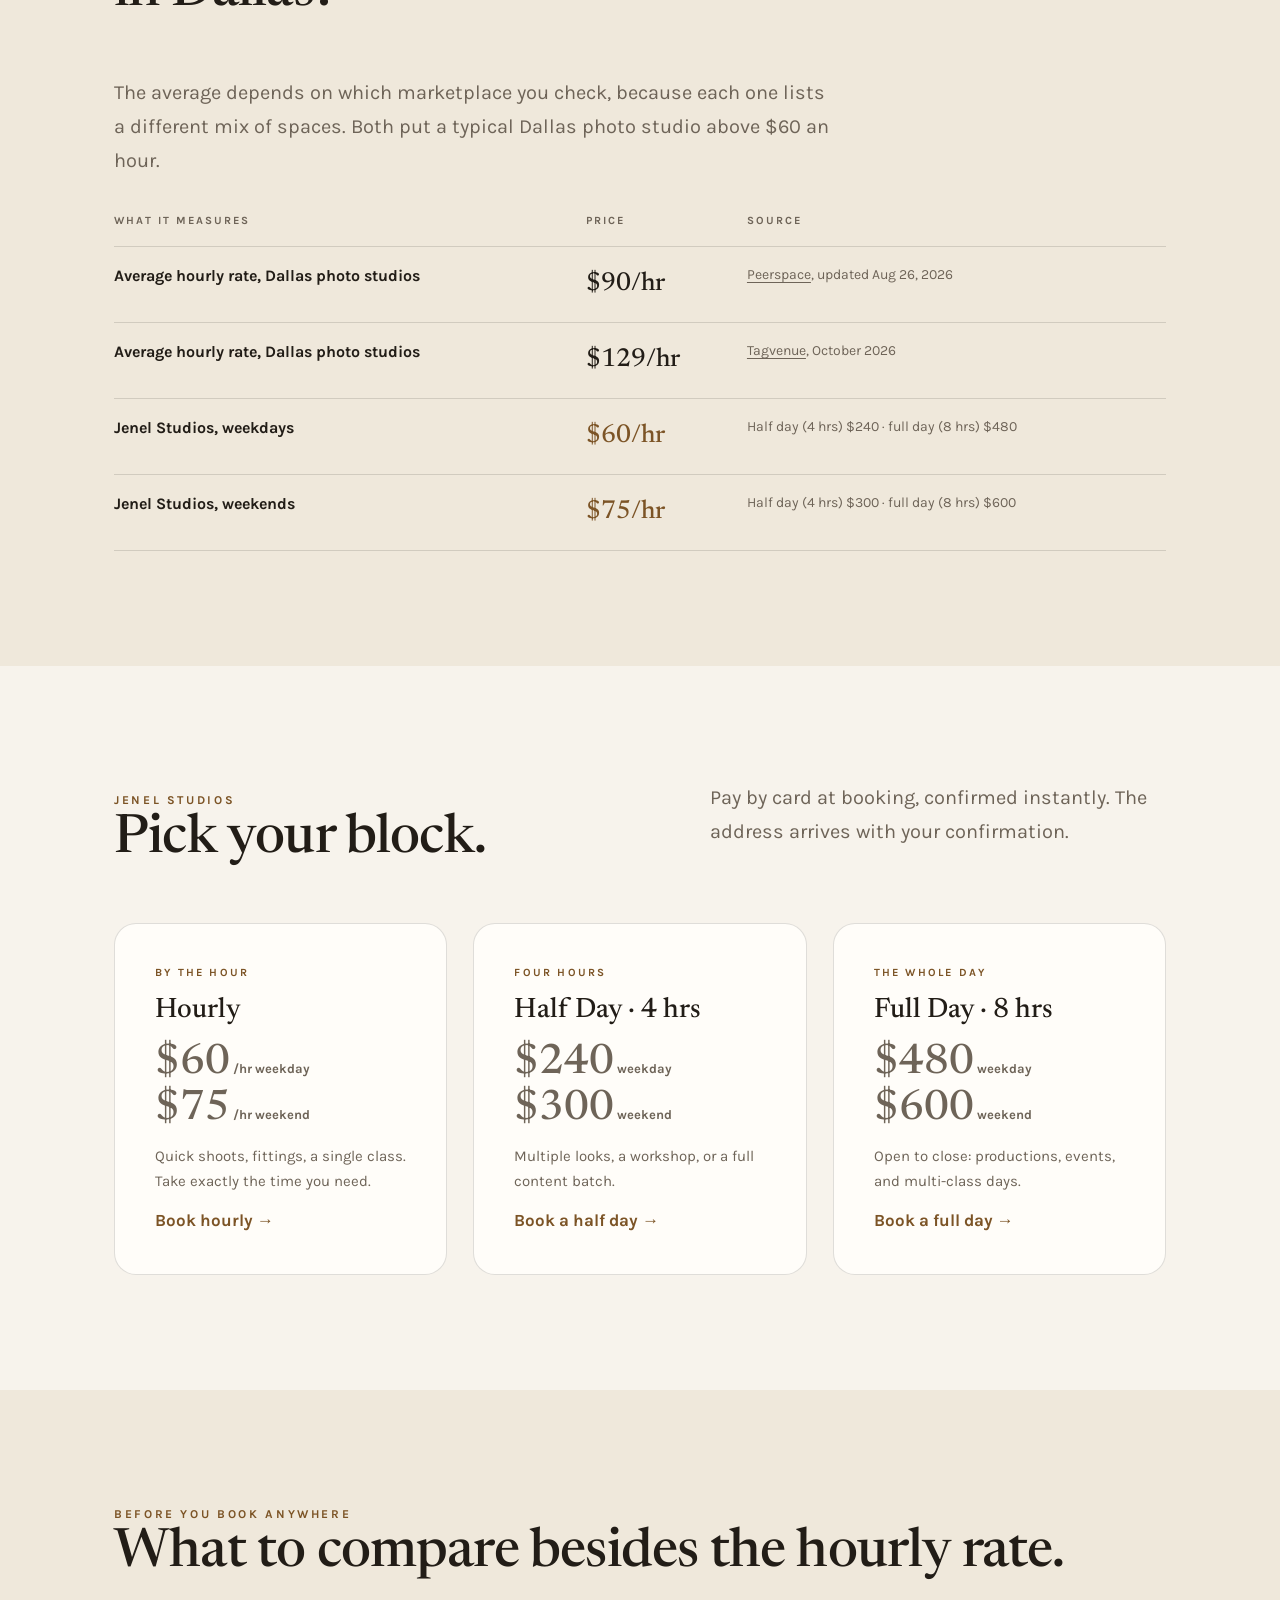
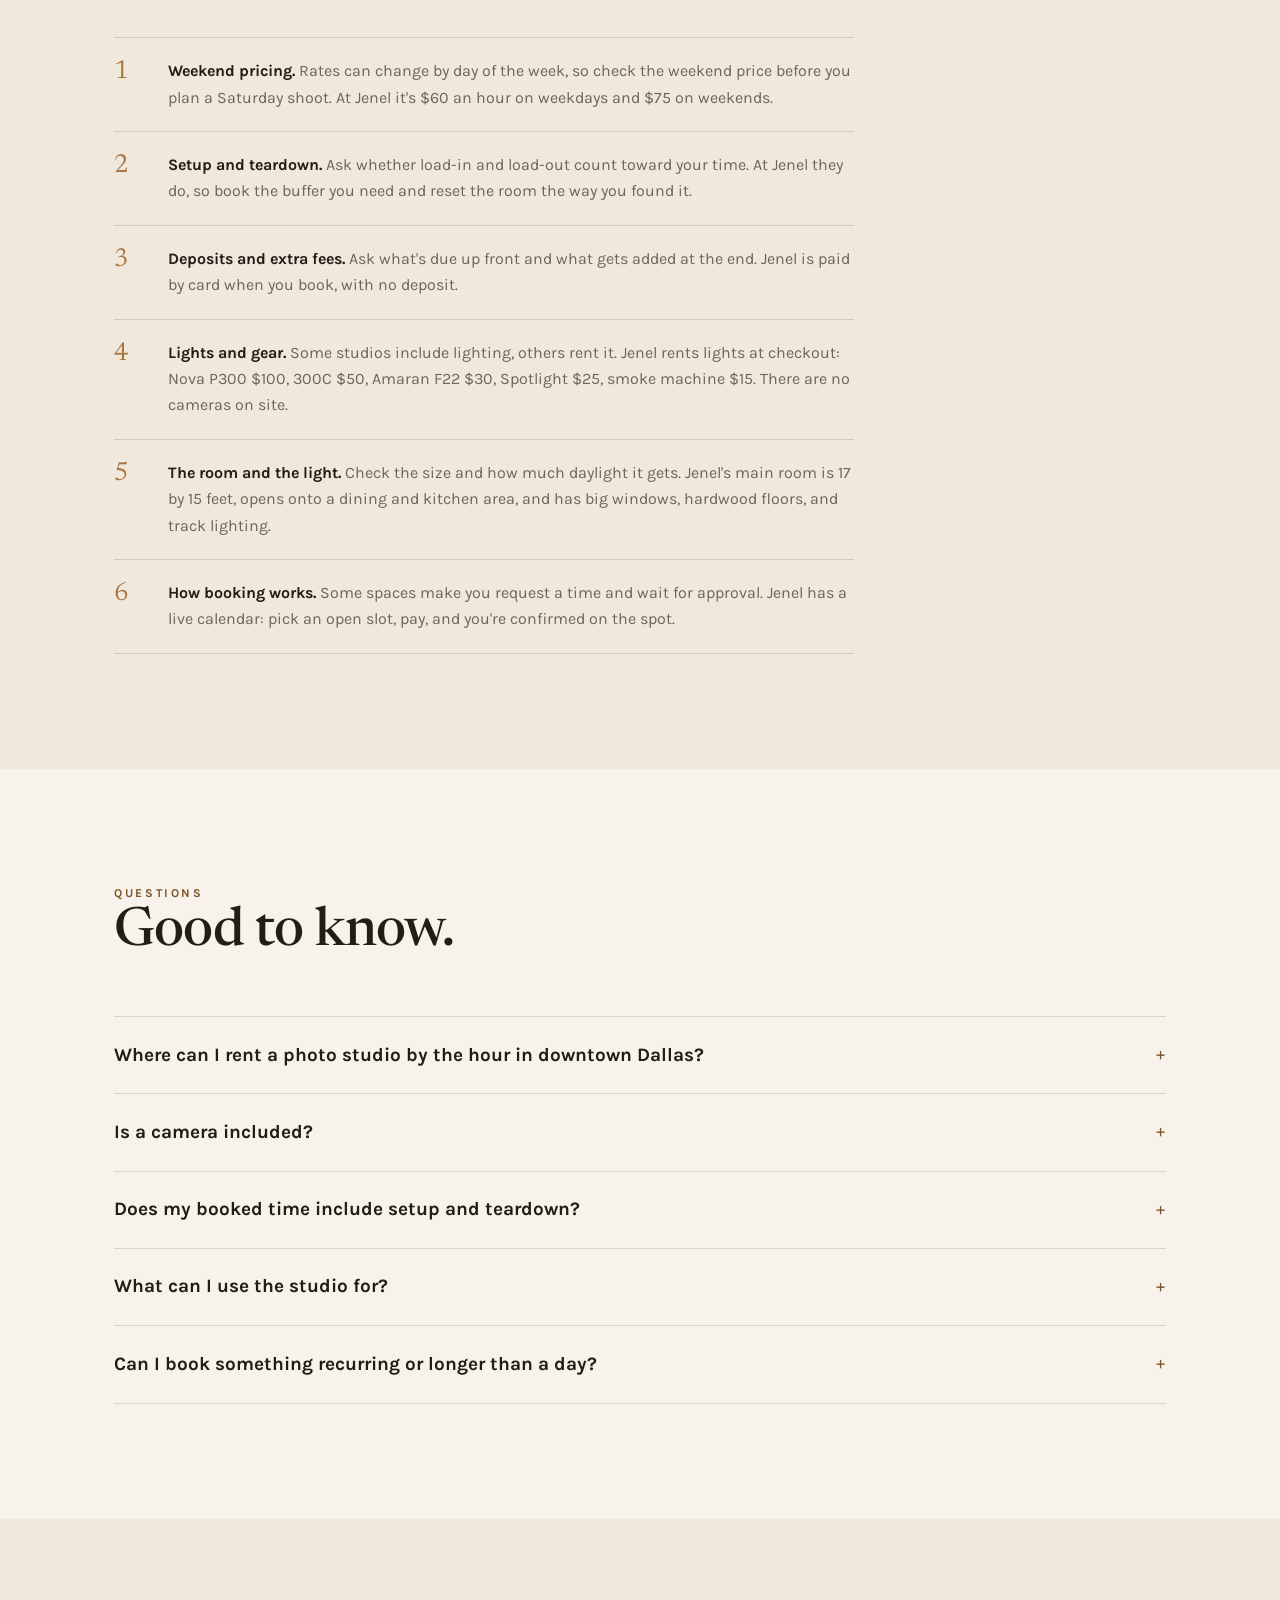
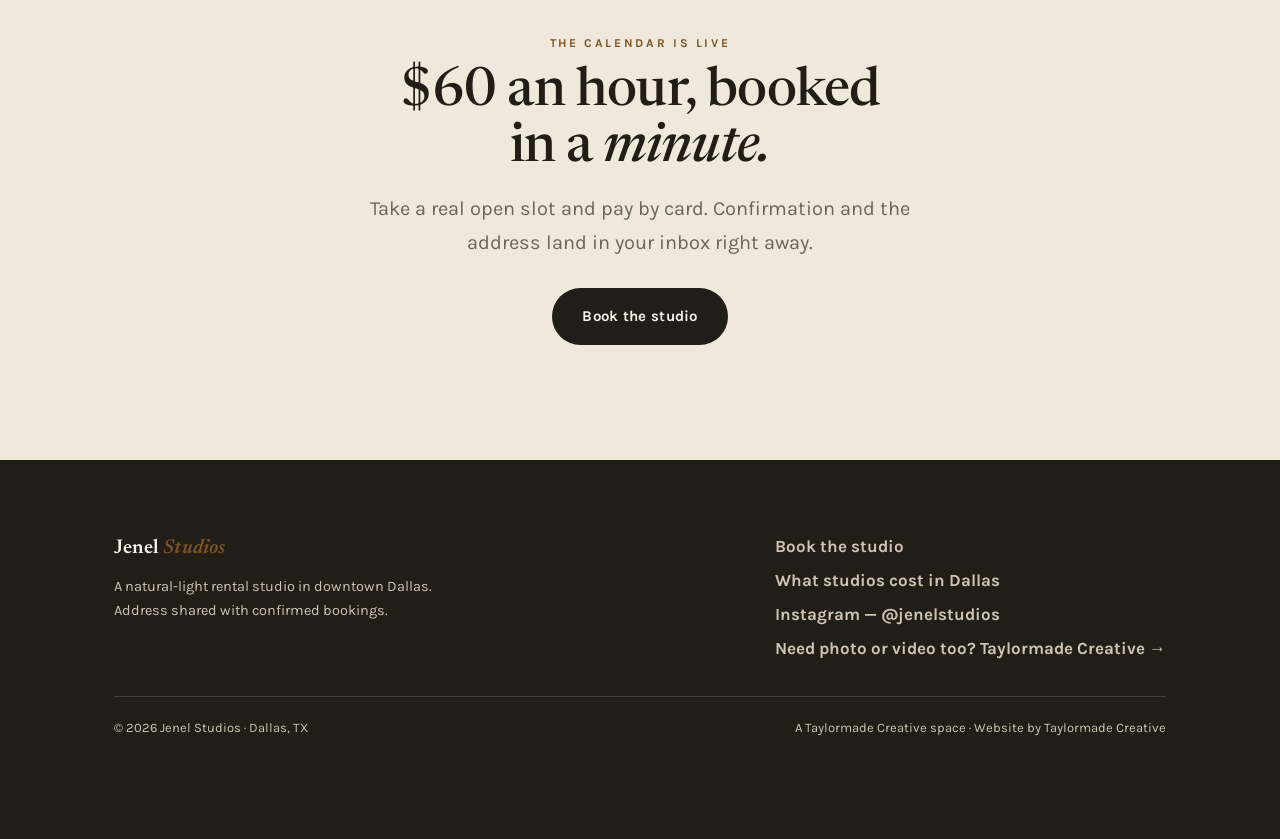
<file: studio-rental-cost/index.html>
<!DOCTYPE html>
<html lang="en">
<head>
  <meta charset="UTF-8">
  <meta name="viewport" content="width=device-width, initial-scale=1.0">
  <title>How Much Does It Cost to Rent a Photo Studio in Dallas? (2026) | Jenel Studios</title>
  <meta name="description" content="Dallas photo studios average about $90 an hour on Peerspace and $129 on Tagvenue. Jenel Studios in downtown Dallas is $60/hr on weekdays and $75 on weekends, booked online with no deposit.">
  <meta name="robots" content="index,follow,max-image-preview:large,max-snippet:-1">
  <link rel="canonical" href="https://jenelstudios.com/studio-rental-cost/">
  <link rel="icon" href="data:image/svg+xml,%3Csvg xmlns='http://www.w3.org/2000/svg' viewBox='0 0 32 32'%3E%3Crect width='32' height='32' rx='7' fill='%23221d17'/%3E%3Ctext x='16' y='22' font-family='Georgia' font-size='17' font-style='italic' fill='%23e8c891' text-anchor='middle'%3EJ%3C/text%3E%3C/svg%3E">
  <script>document.documentElement.classList.add("js");</script>

  <meta property="og:type" content="article">
  <meta property="og:site_name" content="Jenel Studios">
  <meta property="og:title" content="What it costs to rent a photo studio in Dallas (2026)">
  <meta property="og:description" content="Dallas studios average $90–$129 an hour. Jenel Studios in downtown Dallas is $60/hr weekdays, $75 weekends.">
  <meta property="og:image" content="https://jenelstudios.com/assets/img/og-jenel-studios.jpg">
  <meta property="og:image:width" content="1200">
  <meta property="og:image:height" content="630">
  <meta property="og:url" content="https://jenelstudios.com/studio-rental-cost/">
  <meta name="twitter:card" content="summary_large_image">
  <meta name="twitter:image" content="https://jenelstudios.com/assets/img/og-jenel-studios.jpg">

  <link rel="preconnect" href="https://fonts.googleapis.com">
  <link rel="preconnect" href="https://fonts.gstatic.com" crossorigin>
  <link href="https://fonts.googleapis.com/css2?family=Newsreader:ital,opsz,wght@0,6..72,400;0,6..72,500;0,6..72,600;1,6..72,400;1,6..72,500&family=Karla:wght@400;600;700&display=swap" rel="stylesheet">
  <link rel="stylesheet" href="../css/jenel.css?v=6">
  <style>
    .guide-head { padding-top: clamp(110px, 14vh, 140px); padding-bottom: clamp(36px, 5vw, 56px); }
    .guide-head h1 { font-size: clamp(36px, 6vw, 70px); max-width: 17ch; margin-top: 12px; }
    .guide-head h1 em { font-style: italic; color: var(--honey-deep); }
    .guide-head .lede { margin-top: 18px; }
    .guide-meta { margin-top: 16px; font-size: 13.5px; font-weight: 700; color: var(--ink-soft); }
    .guide-photo { margin-top: clamp(28px, 4vw, 44px); border-radius: 20px; overflow: hidden; background: var(--linen); aspect-ratio: 16 / 10; }
    .guide-photo img { width: 100%; height: 100%; object-fit: cover; display: block; }
    .guide-photo + .gal-note { margin-top: 10px; font-size: 14px; color: var(--ink-soft); }
    .ptable-wrap { overflow-x: auto; }
    .ptable { width: 100%; border-collapse: collapse; font-size: 16px; }
    .ptable th, .ptable td { text-align: left; vertical-align: top; padding: 16px 16px 16px 0; border-bottom: 1px solid var(--line); }
    .ptable thead th { font-size: 11px; font-weight: 700; letter-spacing: .18em; text-transform: uppercase; color: var(--ink-soft); padding-top: 0; }
    .ptable td:first-child { font-weight: 700; }
    .ptable .num { font-family: var(--font-d); font-weight: 500; font-size: clamp(20px, 2.4vw, 26px); white-space: nowrap; }
    .ptable .src, .ptable .src a { font-size: 14px; color: var(--ink-soft); }
    .ptable .src a { text-decoration: underline; text-underline-offset: 3px; }
    .ptable tr.ours .num { color: var(--honey-deep); }
    .ptable .src-m { display: none; }
    @media (max-width: 600px) { .ptable th:nth-child(3), .ptable td:nth-child(3) { display: none; } .ptable .src-m { display: block; margin-top: 4px; font-weight: 400; } }
    .checks { list-style: none; counter-reset: c; max-width: 74ch; border-top: 1px solid var(--line); }
    .checks li { counter-increment: c; display: grid; grid-template-columns: 44px 1fr; gap: 10px; padding: 20px 0; border-bottom: 1px solid var(--line); color: var(--ink-soft); font-size: 16px; line-height: 1.65; }
    .checks li::before { content: counter(c); font-family: var(--font-d); font-size: 26px; line-height: 1.1; color: var(--honey); }
    .checks b { color: var(--ink); }
  </style>

  <!-- GA4, not sent from automated/test browsers, from any host but the live site, or from a
       device that opened any page with ?notrack=1 once (?notrack=0 counts it again). -->
  <script>
    window.dataLayer = window.dataLayer || [];
    function gtag(){dataLayer.push(arguments);}
    (function () {
      var KEY = "tm-notrack", m = /[?&]notrack=([01])(?:&|#|$)/.exec(location.search), saved = false;
      try {
        if (m) { if (m[1] === "1") localStorage.setItem(KEY, "1"); else localStorage.removeItem(KEY); }
        saved = localStorage.getItem(KEY) === "1";
      } catch (e) {}
      if (m) {
        try { var u = new URL(location.href); u.searchParams.delete("notrack"); history.replaceState(history.state, "", u.pathname + u.search + u.hash); } catch (e) {}
        var msg = m[1] === "1"
          ? (saved ? "Google Analytics will not count this browser. (Undo: add ?notrack=0 to any page.)" : "This browser blocked the setting (private mode?). Visits here may still count.")
          : (saved ? "This browser is still set to not count." : "Google Analytics counts this browser again.");
        document.addEventListener("DOMContentLoaded", function () {
          var t = document.createElement("div");
          t.setAttribute("role", "status");
          t.textContent = msg;
          t.style.cssText = "position:fixed;left:50%;bottom:20px;transform:translateX(-50%);z-index:2147483647;max-width:calc(100% - 32px);box-sizing:border-box;padding:12px 18px;border-radius:12px;background:#111;color:#fff;font:600 14px/1.4 system-ui,-apple-system,sans-serif;text-align:center;box-shadow:0 6px 24px rgba(0,0,0,.35)";
          document.body.appendChild(t);
          setTimeout(function () { t.remove(); }, 7000);
        });
      }
      if (saved || navigator.webdriver || !/^(www\.)?jenelstudios\.com$/.test(location.hostname)) return;
      var s = document.createElement("script");
      s.async = true;
      s.src = "https://www.googletagmanager.com/gtag/js?id=G-PS0H5W3ZX7";
      document.head.appendChild(s);
      gtag("js", new Date());
      gtag("config", "G-PS0H5W3ZX7", { content_group: "Jenel Studios" });
    })();
  </script>

  <script type="application/ld+json">
  {
    "@context": "https://schema.org",
    "@type": "BreadcrumbList",
    "itemListElement": [
      { "@type": "ListItem", "position": 1, "name": "Jenel Studios", "item": "https://jenelstudios.com/" },
      { "@type": "ListItem", "position": 2, "name": "What it costs to rent a photo studio in Dallas", "item": "https://jenelstudios.com/studio-rental-cost/" }
    ]
  }
  </script>
  <script type="application/ld+json">
  {
    "@context": "https://schema.org",
    "@type": "Article",
    "headline": "How much does it cost to rent a photo studio in Dallas? (2026)",
    "description": "Dallas photo studios average about $90 an hour on Peerspace and $129 on Tagvenue. Jenel Studios in downtown Dallas is $60/hr on weekdays and $75 on weekends.",
    "url": "https://jenelstudios.com/studio-rental-cost/",
    "mainEntityOfPage": "https://jenelstudios.com/studio-rental-cost/",
    "image": "https://jenelstudios.com/assets/img/studio-now-wide-1600.jpg",
    "datePublished": "2026-10-01",
    "dateModified": "2026-10-01",
    "author": { "@type": "Organization", "name": "Jenel Studios", "url": "https://jenelstudios.com/" },
    "publisher": { "@id": "https://jenelstudios.com/#jenel", "@type": "LocalBusiness", "name": "Jenel Studios", "url": "https://jenelstudios.com/" },
    "about": { "@id": "https://jenelstudios.com/#jenel" },
    "citation": [
      "https://www.peerspace.com/venues/dallas--tx/photo-studio",
      "https://www.tagvenue.com/us/hire/photo-studios/dallas"
    ]
  }
  </script>
  <script type="application/ld+json">
  {
    "@context": "https://schema.org",
    "@type": "FAQPage",
    "mainEntity": [
      { "@type": "Question", "name": "How much does it cost to rent a photo studio in Dallas?",
        "acceptedAnswer": { "@type": "Answer", "text": "Photo studios in Dallas average about $90 an hour on Peerspace (updated August 2026) and $129 an hour on Tagvenue (October 2026). Jenel Studios in downtown Dallas is $60 an hour on weekdays and $75 on weekends, with half days at $240 or $300 and full days at $480 or $600." } },
      { "@type": "Question", "name": "Where can I rent a photo studio by the hour in downtown Dallas?",
        "acceptedAnswer": { "@type": "Answer", "text": "Jenel Studios is a natural-light rental studio in downtown Dallas, bookable by the hour on a live calendar at jenelstudios.com. It's $60 an hour on weekdays and $75 on weekends, paid by card with no deposit. The exact address arrives with your booking confirmation." } },
      { "@type": "Question", "name": "What should I compare besides the hourly rate?",
        "acceptedAnswer": { "@type": "Answer", "text": "Weekend pricing, whether setup and teardown count toward your time, deposits and extra fees, whether lights are included or rented, the size of the room and how much natural light it gets, and whether you can book instantly or have to wait for approval." } },
      { "@type": "Question", "name": "Is a camera included with the studio rental?",
        "acceptedAnswer": { "@type": "Answer", "text": "No. There are no cameras on site at Jenel Studios, so bring your own. Lighting rents as add-ons at checkout: Nova P300 $100, 300C $50, Amaran F22 $30, Spotlight $25, smoke machine $15." } },
      { "@type": "Question", "name": "Does my booked time include setup and teardown?",
        "acceptedAnswer": { "@type": "Answer", "text": "Yes. Your block at Jenel Studios covers load-in through load-out, and the room should be reset the way you found it, so book the buffer you need." } }
    ]
  }
  </script>
</head>
<body>

  <nav class="nav" aria-label="Main">
    <a class="nav-logo" href="../">Jenel <em>Studios</em></a>
    <div class="nav-links">
      <a href="../#rates">Rates</a>
      <a href="../#space">The space</a>
      <a href="../#faq">FAQ</a>
      <a href="https://www.instagram.com/jenelstudios/" rel="noopener" target="_blank">@jenelstudios</a>
      <a class="btn btn-ink" href="../book/">Book the studio</a>
    </div>
  </nav>

  <header class="wrap guide-head">
    <p class="eyebrow">Studio rental guide · Downtown Dallas</p>
    <h1 class="display">What it costs to rent a photo studio in <em>Dallas.</em></h1>
    <p class="lede">Photo studios in Dallas average about $90 an hour on Peerspace (updated August 2026) and $129 an hour on Tagvenue (October 2026). Jenel Studios, a natural-light studio in downtown Dallas, is $60 an hour on weekdays and $75 on weekends, booked online with no deposit.</p>
    <p class="guide-meta">Updated <time datetime="2026-10-01">October 1, 2026</time> · Jenel Studios</p>
    <div class="hero-ctas">
      <a class="btn btn-ink" href="../book/?service=studio-hourly">Book by the hour</a>
      <a class="btn btn-line" href="#market">See the numbers</a>
    </div>
    <div class="guide-photo">
      <picture>
        <source type="image/webp" srcset="../assets/img/studio-now-wide-1600.webp">
        <img src="../assets/img/studio-now-wide-1600.jpg" width="1600" height="1000" decoding="async"
             alt="Jenel Studios set up for a shoot: a white backdrop on the hardwood floor, lights on stands, and big windows onto downtown Dallas">
      </picture>
    </div>
    <p class="gal-note">Jenel Studios set up for a shoot, with downtown Dallas through the windows.</p>
  </header>

  <!-- market -->
  <section class="act act--linen" id="market">
    <div class="wrap">
      <div class="act-head reveal">
        <div>
          <p class="eyebrow">The Dallas market</p>
          <h2 class="display">How much does it cost to rent a photo studio in Dallas?</h2>
        </div>
      </div>
      <p class="lede reveal" style="margin-bottom: clamp(22px, 3vw, 34px);">The average depends on which marketplace you check, because each one lists a different mix of spaces. Both put a typical Dallas photo studio above $60 an hour.</p>
      <div class="ptable-wrap reveal">
        <table class="ptable">
          <thead>
            <tr><th scope="col">What it measures</th><th scope="col">Price</th><th scope="col">Source</th></tr>
          </thead>
          <tbody>
            <tr>
              <td>Average hourly rate, Dallas photo studios<span class="src src-m">Peerspace, updated Aug 26, 2026</span></td>
              <td class="num">$90/hr</td>
              <td class="src"><a href="https://www.peerspace.com/venues/dallas--tx/photo-studio" rel="noopener" target="_blank">Peerspace</a>, updated Aug 26, 2026</td>
            </tr>
            <tr>
              <td>Average hourly rate, Dallas photo studios<span class="src src-m">Tagvenue, October 2026</span></td>
              <td class="num">$129/hr</td>
              <td class="src"><a href="https://www.tagvenue.com/us/hire/photo-studios/dallas" rel="noopener" target="_blank">Tagvenue</a>, October 2026</td>
            </tr>
            <tr class="ours">
              <td>Jenel Studios, weekdays<span class="src src-m">Downtown Dallas · no deposit</span></td>
              <td class="num">$60/hr</td>
              <td class="src">Half day (4 hrs) $240 · full day (8 hrs) $480</td>
            </tr>
            <tr class="ours">
              <td>Jenel Studios, weekends<span class="src src-m">Downtown Dallas · no deposit</span></td>
              <td class="num">$75/hr</td>
              <td class="src">Half day (4 hrs) $300 · full day (8 hrs) $600</td>
            </tr>
          </tbody>
        </table>
      </div>
    </div>
  </section>

  <!-- rates -->
  <section class="act" id="rates">
    <div class="wrap">
      <div class="act-head reveal">
        <div>
          <p class="eyebrow">Jenel Studios</p>
          <h2 class="display">Pick your block.</h2>
        </div>
        <p class="lede" style="max-width:38ch;">Pay by card at booking, confirmed instantly. The address arrives with your confirmation.</p>
      </div>
      <div class="rates">
        <a class="rate reveal" href="../book/?service=studio-hourly">
          <span class="tag">By the hour</span>
          <h3>Hourly</h3>
          <p class="price">$60<small> /hr weekday</small><br>$75<small> /hr weekend</small></p>
          <p>Quick shoots, fittings, a single class. Take exactly the time you need.</p>
          <span class="go">Book hourly →</span>
        </a>
        <a class="rate reveal reveal-d1" href="../book/?service=studio-half-day">
          <span class="tag">Four hours</span>
          <h3>Half Day · 4 hrs</h3>
          <p class="price">$240<small> weekday</small><br>$300<small> weekend</small></p>
          <p>Multiple looks, a workshop, or a full content batch.</p>
          <span class="go">Book a half day →</span>
        </a>
        <a class="rate reveal reveal-d2" href="../book/?service=studio-full-day">
          <span class="tag">The whole day</span>
          <h3>Full Day · 8 hrs</h3>
          <p class="price">$480<small> weekday</small><br>$600<small> weekend</small></p>
          <p>Open to close: productions, events, and multi-class days.</p>
          <span class="go">Book a full day →</span>
        </a>
      </div>
    </div>
  </section>

  <!-- compare -->
  <section class="act act--linen" id="compare">
    <div class="wrap">
      <div class="act-head reveal">
        <div>
          <p class="eyebrow">Before you book anywhere</p>
          <h2 class="display">What to compare besides the hourly rate.</h2>
        </div>
      </div>
      <ol class="checks reveal">
        <li><span><b>Weekend pricing.</b> Rates can change by day of the week, so check the weekend price before you plan a Saturday shoot. At Jenel it's $60 an hour on weekdays and $75 on weekends.</span></li>
        <li><span><b>Setup and teardown.</b> Ask whether load-in and load-out count toward your time. At Jenel they do, so book the buffer you need and reset the room the way you found it.</span></li>
        <li><span><b>Deposits and extra fees.</b> Ask what's due up front and what gets added at the end. Jenel is paid by card when you book, with no deposit.</span></li>
        <li><span><b>Lights and gear.</b> Some studios include lighting, others rent it. Jenel rents lights at checkout: Nova P300 $100, 300C $50, Amaran F22 $30, Spotlight $25, smoke machine $15. There are no cameras on site.</span></li>
        <li><span><b>The room and the light.</b> Check the size and how much daylight it gets. Jenel's main room is 17 by 15 feet, opens onto a dining and kitchen area, and has big windows, hardwood floors, and track lighting.</span></li>
        <li><span><b>How booking works.</b> Some spaces make you request a time and wait for approval. Jenel has a live calendar: pick an open slot, pay, and you're confirmed on the spot.</span></li>
      </ol>
    </div>
  </section>

  <!-- faq -->
  <section class="act" id="faq">
    <div class="wrap">
      <div class="act-head reveal">
        <div>
          <p class="eyebrow">Questions</p>
          <h2 class="display">Good to know.</h2>
        </div>
      </div>
      <div class="faq reveal">
        <details>
          <summary>Where can I rent a photo studio by the hour in downtown Dallas?</summary>
          <p class="a">Jenel Studios is a natural-light rental studio in downtown Dallas, bookable by the hour on a <a href="../book/" style="text-decoration:underline;">live calendar</a>. It's $60 an hour on weekdays and $75 on weekends, paid by card with no deposit. The exact address arrives with your booking confirmation.</p>
        </details>
        <details>
          <summary>Is a camera included?</summary>
          <p class="a">No. There are no cameras on site, so bring your own. Lighting and a smoke machine rent as add-ons at checkout.</p>
        </details>
        <details>
          <summary>Does my booked time include setup and teardown?</summary>
          <p class="a">Yes. Your block covers load-in through load-out, and the room should be reset the way you found it, so book the buffer you need.</p>
        </details>
        <details>
          <summary>What can I use the studio for?</summary>
          <p class="a">Photoshoots, content days, workshops, yoga and movement classes, and small intimate events.</p>
        </details>
        <details>
          <summary>Can I book something recurring or longer than a day?</summary>
          <p class="a">Yes. Message <a href="https://www.instagram.com/jenelstudios/" style="text-decoration:underline;">@jenelstudios</a> on Instagram or send an inquiry through <a href="https://www.taylormadecreative.net/book/#project" style="text-decoration:underline;">Taylormade Creative</a> and we'll set it up personally.</p>
        </details>
      </div>
    </div>
  </section>

  <!-- final CTA -->
  <section class="act act--linen" id="cta">
    <div class="wrap" style="text-align:center;">
      <p class="eyebrow reveal">The calendar is live</p>
      <h2 class="display reveal" style="margin: 10px auto 16px; max-width: 16ch;">$60 an hour, booked in a <em>minute.</em></h2>
      <p class="lede reveal" style="margin: 0 auto 26px; max-width: 46ch;">Take a real open slot and pay by card. Confirmation and the address land in your inbox right away.</p>
      <div class="hero-ctas reveal reveal-d1" style="justify-content:center;">
        <a class="btn btn-ink" href="../book/">Book the studio</a>
      </div>
    </div>
  </section>

  <footer class="footer">
    <div class="wrap">
      <div class="footer-grid">
        <div>
          <a class="nav-logo" href="../">Jenel <em>Studios</em></a>
          <p style="margin-top:10px; font-size:14.5px; max-width:36ch;">A natural-light rental studio in downtown Dallas. Address shared with confirmed bookings.</p>
        </div>
        <div style="display:grid; gap:6px; font-weight:700;">
          <a href="../book/">Book the studio</a>
          <a href="./">What studios cost in Dallas</a>
          <a href="https://www.instagram.com/jenelstudios/" rel="noopener" target="_blank">Instagram — @jenelstudios</a>
          <a href="https://www.taylormadecreative.net/">Need photo or video too? Taylormade Creative →</a>
        </div>
      </div>
      <div class="footer-bottom">
        <span>© <span id="year">2026</span> Jenel Studios · Dallas, TX</span>
        <span>A Taylormade Creative space · <a href="https://www.taylormadecreative.net/web-design/">Website by Taylormade Creative</a></span>
      </div>
    </div>
  </footer>

  <script src="../js/config.js" defer></script>
  <script src="../js/found-via.js?v=20261105" defer></script>
  <script src="../js/cta.js?v=20261117" defer></script>
</body>
</html>
</file>
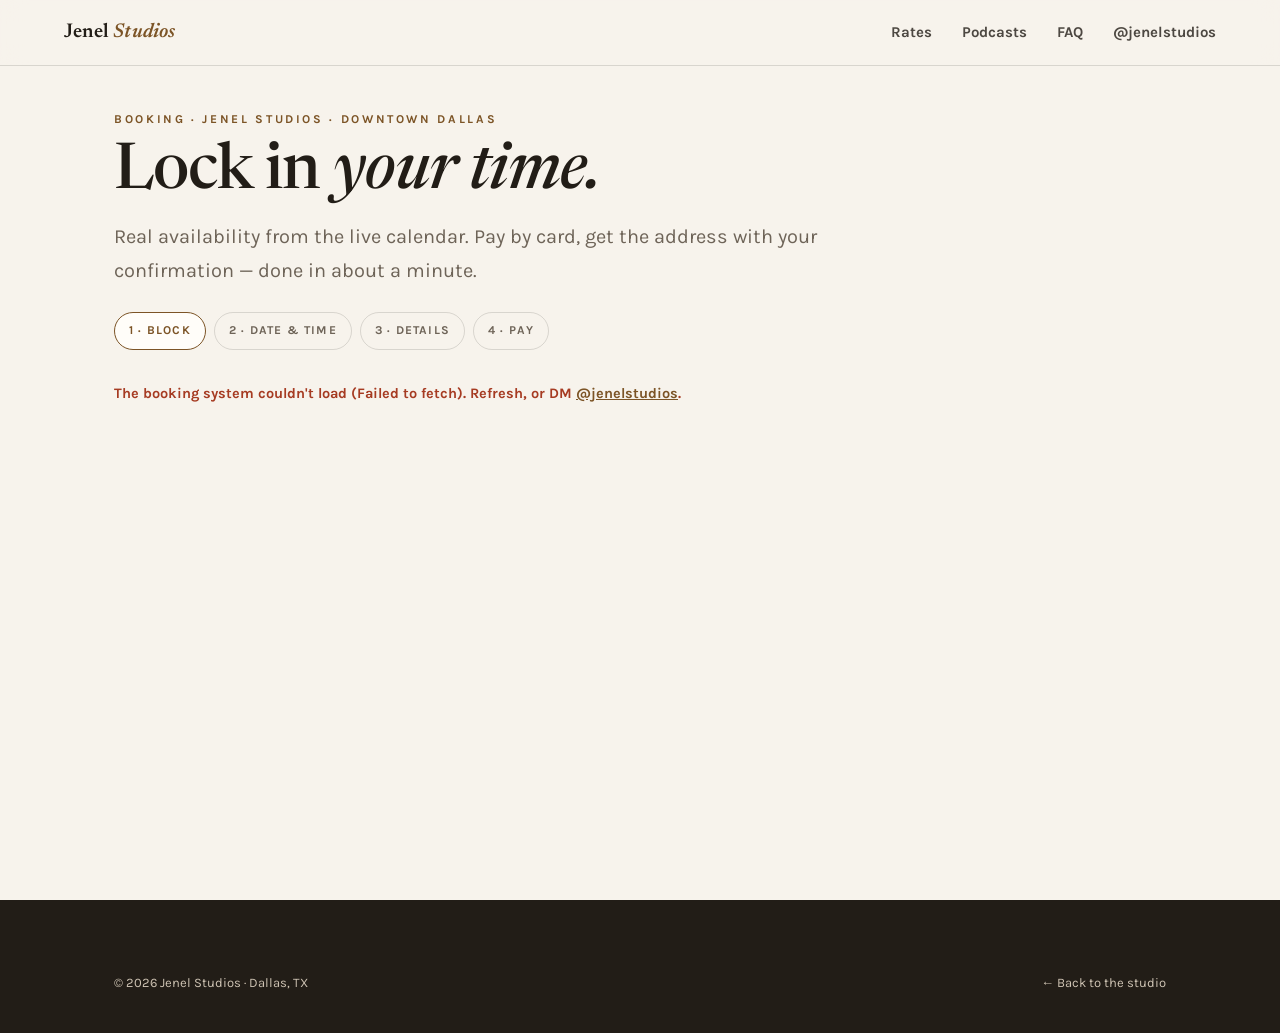
<file: success/index.html>
<!DOCTYPE html>
<html lang="en">
<head>
  <meta charset="UTF-8">
  <meta name="viewport" content="width=device-width, initial-scale=1.0">
  <title>Booking Confirmed — Jenel Studios</title>
  <meta name="robots" content="noindex">
  <link rel="icon" href="data:image/svg+xml,%3Csvg xmlns='http://www.w3.org/2000/svg' viewBox='0 0 32 32'%3E%3Crect width='32' height='32' rx='7' fill='%23221d17'/%3E%3Ctext x='16' y='22' font-family='Georgia' font-size='17' font-style='italic' fill='%23e8c891' text-anchor='middle'%3EJ%3C/text%3E%3C/svg%3E">
  <script>document.documentElement.classList.add("js");</script>
  <link rel="preconnect" href="https://fonts.googleapis.com">
  <link rel="preconnect" href="https://fonts.gstatic.com" crossorigin>
  <link href="https://fonts.googleapis.com/css2?family=Newsreader:ital,opsz,wght@0,6..72,400;0,6..72,500;0,6..72,600;1,6..72,400;1,6..72,500&family=Karla:wght@400;600;700&display=swap" rel="stylesheet">
  <link rel="stylesheet" href="../css/jenel.css?v=6">
  <!-- GA4, not sent from automated/test browsers, from any host but the live site, or from a
       device that opened any page with ?notrack=1 once (?notrack=0 counts it again). -->
  <script>
    window.dataLayer = window.dataLayer || [];
    function gtag(){dataLayer.push(arguments);}
    (function () {
      var KEY = "tm-notrack", m = /[?&]notrack=([01])(?:&|#|$)/.exec(location.search), saved = false;
      try {
        if (m) { if (m[1] === "1") localStorage.setItem(KEY, "1"); else localStorage.removeItem(KEY); }
        saved = localStorage.getItem(KEY) === "1";
      } catch (e) {}
      if (m) {
        try { var u = new URL(location.href); u.searchParams.delete("notrack"); history.replaceState(history.state, "", u.pathname + u.search + u.hash); } catch (e) {}
        var msg = m[1] === "1"
          ? (saved ? "Google Analytics will not count this browser. (Undo: add ?notrack=0 to any page.)" : "This browser blocked the setting (private mode?). Visits here may still count.")
          : (saved ? "This browser is still set to not count." : "Google Analytics counts this browser again.");
        document.addEventListener("DOMContentLoaded", function () {
          var t = document.createElement("div");
          t.setAttribute("role", "status");
          t.textContent = msg;
          t.style.cssText = "position:fixed;left:50%;bottom:20px;transform:translateX(-50%);z-index:2147483647;max-width:calc(100% - 32px);box-sizing:border-box;padding:12px 18px;border-radius:12px;background:#111;color:#fff;font:600 14px/1.4 system-ui,-apple-system,sans-serif;text-align:center;box-shadow:0 6px 24px rgba(0,0,0,.35)";
          document.body.appendChild(t);
          setTimeout(function () { t.remove(); }, 7000);
        });
      }
      if (saved || navigator.webdriver || !/^(www\.)?jenelstudios\.com$/.test(location.hostname)) return;
      var s = document.createElement("script");
      s.async = true;
      s.src = "https://www.googletagmanager.com/gtag/js?id=G-PS0H5W3ZX7";
      document.head.appendChild(s);
      gtag("js", new Date());
      gtag("config", "G-PS0H5W3ZX7", { content_group: "Jenel Studios" });
    })();
  </script>
</head>
<body>
  <nav class="nav" aria-label="Main">
    <a class="nav-logo" href="../">Jenel <em>Studios</em></a>
    <div class="nav-links"><a class="btn btn-ink" href="../book/">Book another</a></div>
  </nav>

  <main class="book-main wrap" style="max-width: 760px;">
    <div id="panel">
      <p class="eyebrow">Finalizing</p>
      <h1 class="display" style="font-size: clamp(34px, 5.6vw, 60px); margin: 12px 0 16px;">Confirming your <em>booking…</em></h1>
      <p class="lede">One moment — giving the paperwork a second to catch up.</p>
      <div class="spin" style="margin-top: 26px;"></div>
    </div>
  </main>

  <footer class="footer" style="padding-bottom: 40px;">
    <div class="wrap footer-bottom" style="border-top:0; margin-top:0; padding-top:0;">
      <span>© <span id="year">2026</span> Jenel Studios · Dallas, TX</span>
      <a href="../">← Back to the studio</a>
    </div>
  </footer>

  <script src="../js/config.js"></script>
  <script>
  (async () => {
    const q = new URLSearchParams(location.search);
    const UUID = /^[0-9a-f]{8}-[0-9a-f]{4}-[0-9a-f]{4}-[0-9a-f]{4}-[0-9a-f]{12}$/i;
    const p = q.get("p"), t = q.get("t");
    const panel = document.getElementById("panel");
    const TZ = "America/Chicago";
    const fmtLong = (iso) => new Intl.DateTimeFormat("en-US", { timeZone: TZ, weekday: "long", month: "long", day: "numeric", year: "numeric" }).format(new Date(iso));
    const fmtTime = (iso) => new Intl.DateTimeFormat("en-US", { timeZone: TZ, hour: "numeric", minute: "2-digit" }).format(new Date(iso));
    const esc = (s) => String(s ?? "").replace(/[&<>"']/g, (m) => ({ "&": "&amp;", "<": "&lt;", ">": "&gt;", '"': "&quot;", "'": "&#39;" }[m]));

    if (!UUID.test(p || "") || !UUID.test(t || "")) { location.replace("../book/"); return; }
    const portal = `${window.TM.PORTAL_BASE}/portal.html?p=${encodeURIComponent(p)}&t=${encodeURIComponent(t)}`;

    if (q.get("cancelled")) {
      panel.innerHTML = `
        <p class="eyebrow">Checkout cancelled</p>
        <h1 class="display" style="font-size: clamp(34px, 5.6vw, 60px); margin: 12px 0 16px;">No charge — your card <em>wasn't billed.</em></h1>
        <p class="lede">Your slot is held for about 30 minutes, so you can still finish the payment. Or pick a different time — no harm done.</p>
        <div class="hero-ctas" style="margin-top: 26px;">
          <a class="btn btn-ink" href="${portal}">Finish payment</a>
          <a class="btn btn-line" style="border-color:var(--line); color:var(--ink);" href="../book/">Pick another time</a>
        </div>`;
      return;
    }

    let status = null;
    for (let i = 0; i < 10; i++) {
      try {
        status = await window.TM.rpc("bk_booking_status", { p_project: p, p_token: t });
        if (status?.invoice?.status === "paid" || status?.booking?.status === "confirmed") break;
      } catch (_) { /* transient */ }
      await new Promise((r) => setTimeout(r, 1800));
    }

    const b = status?.booking, inv = status?.invoice, paid = inv?.status === "paid" || b?.status === "confirmed";
    panel.innerHTML = `
      <p class="eyebrow">${paid ? "Booking confirmed" : "Payment received"}</p>
      <h1 class="display" style="font-size: clamp(34px, 5.6vw, 60px); margin: 12px 0 16px;">${paid ? `The studio is <em>yours.</em>` : `Almost <em>there.</em>`}</h1>
      ${b ? `
      <div class="bk-summary" style="max-width: 520px; margin-bottom: 22px;">
        <div class="row"><span>Booking</span><b>${esc(b.service_name)}</b></div>
        <div class="row"><span>Date</span><b>${fmtLong(b.starts_at)}</b></div>
        <div class="row"><span>Time</span><b>${fmtTime(b.starts_at)} CT · ${b.duration_min >= 60 ? (b.duration_min / 60) + " hr" + (b.duration_min > 60 ? "s" : "") : b.duration_min + " min"}</b></div>
        ${b.location ? `<div class="row"><span>Address</span><b>${esc(b.location)}</b></div>` : ""}
      </div>` : ""}
      <p class="lede">${paid
        ? "Your confirmation email has the address and access details, and you'll get a reminder before your booking. See you in the light."
        : "Your payment went through — the confirmation email lands in the next few minutes with the address and access details."}</p>
      <div class="hero-ctas" style="margin-top: 26px;">
        <a class="btn btn-ink" href="${portal}">View your booking</a>
        <a class="btn btn-line" style="border-color:var(--line); color:var(--ink);" href="../">← Back to the studio</a>
      </div>`;
    // Google's standard purchase event, with the amount paid, so revenue shows per
    // traffic source. Sent once per invoice: a reload of this page is not a second sale.
    if (paid) {
      try {
        const txn = String(inv?.id ?? b?.id ?? p), key = "tm-purchase-" + txn;
        let sent = false;
        try { sent = localStorage.getItem(key) === "1"; localStorage.setItem(key, "1"); } catch (_) { /* storage blocked: Google still drops a repeated transaction_id */ }
        if (!sent) {
          const name = b?.service_name ?? "studio", cents = Number(inv?.amount_cents);
          const sale = { transaction_id: txn, service: name, items: [{ item_name: name, quantity: 1 }] };
          if (Number.isFinite(cents) && cents > 0) { sale.currency = "USD"; sale.value = cents / 100; sale.items[0].price = cents / 100; }
          window.gtag?.("event", "purchase", sale);
        }
      } catch (_) { /* analytics never blocks the confirmation */ }
    }
  })();
  </script>
</body>
</html>
</file>
<file: css/jenel.css>
/* ============================================================
   JENEL STUDIOS — design system
   Palette pulled from the room itself: cream walls, espresso
   window frames, honey hardwood, daylight.
   Voices: Fraunces (display serif) · Karla (body)
   ============================================================ */

:root {
  --cream: #f7f3ec;
  --linen: #efe8db;
  --ink: #221d17;
  --ink-soft: #6e6458;
  --honey: #a97440;
  --honey-deep: #7c5426;
  --line: rgba(34, 29, 23, .14);
  --font-d: "Newsreader", serif;
  --font-b: "Karla", sans-serif;
  /* aliases used by the shared booking engine's inline styles (light-theme values) */
  --paper: #221d17;
  --smoke: #6e6458;
  --line-d: rgba(34, 29, 23, .14);
  --gold: #7c5426;
  --pad: clamp(20px, 5vw, 72px);
  --max: 1180px;
}

*, *::before, *::after { box-sizing: border-box; margin: 0; padding: 0; }
html, body { overflow-x: clip; }
html { scroll-behavior: smooth; }
body {
  background: var(--cream); color: var(--ink);
  font-family: var(--font-b); font-size: 17px; line-height: 1.65;
  -webkit-font-smoothing: antialiased;
}
img, video { max-width: 100%; display: block; }
a { color: inherit; text-decoration: none; }
button { font: inherit; color: inherit; background: none; border: 0; cursor: pointer; }
::selection { background: var(--honey); color: #fff; }
:focus-visible { outline: 2px solid var(--honey-deep); outline-offset: 3px; border-radius: 2px; }

.wrap { max-width: var(--max); margin: 0 auto; padding-left: var(--pad); padding-right: var(--pad); }
section { position: relative; }
.act { padding: clamp(64px, 9vw, 120px) 0; }
.act--linen { background: var(--linen); }

.display {
  font-family: var(--font-d); font-weight: 500; line-height: 1.04;
  letter-spacing: -.015em;
}
h1.display { font-size: clamp(40px, 7.2vw, 82px); }
h2.display { font-size: clamp(30px, 4.6vw, 54px); }
h3 { font-family: var(--font-d); font-weight: 500; font-size: clamp(20px, 2.4vw, 26px); line-height: 1.2; }
.lede { font-size: clamp(17px, 1.6vw, 20px); line-height: 1.7; color: var(--ink-soft); max-width: 60ch; }
.eyebrow {
  font-family: var(--font-b); font-weight: 700; font-size: 12px;
  letter-spacing: .22em; text-transform: uppercase; color: var(--honey-deep);
}
.act-head { display: flex; align-items: baseline; justify-content: space-between; gap: 22px; flex-wrap: wrap; margin-bottom: clamp(30px, 4.5vw, 56px); }
/* aliases so the shared booking engine renders on-brand */
.slate { font-weight: 700; font-size: 12px; letter-spacing: .2em; text-transform: uppercase; color: var(--honey-deep); }
.gold { color: var(--honey-deep); }
.btn-gold { background: var(--ink); color: var(--cream); }
.btn-gold:hover { background: var(--honey-deep); transform: translateY(-2px); }
.btn-ghost { border: 1.5px solid var(--line); color: var(--ink); }
.btn-ghost:hover { border-color: var(--honey-deep); color: var(--honey-deep); transform: translateY(-2px); }

/* ---------- buttons ---------- */
.btn {
  display: inline-flex; align-items: center; justify-content: center; gap: 10px;
  font-weight: 700; font-size: 15px; letter-spacing: .02em;
  padding: 16px 30px; border-radius: 999px;
  transition: transform .22s cubic-bezier(.2,.9,.3,1.3), background .2s, color .2s, border-color .2s;
}
.btn-ink { background: var(--ink); color: var(--cream); }
.btn-ink:hover { background: var(--honey-deep); transform: translateY(-2px); }
.btn-line { border: 1.5px solid var(--line); color: var(--ink); }
.btn-line:hover { border-color: var(--honey-deep); color: var(--honey-deep); transform: translateY(-2px); }

/* ---------- nav ---------- */
.nav {
  position: fixed; inset: 0 0 auto 0; z-index: 80;
  display: flex; align-items: center; justify-content: space-between;
  padding: 16px var(--pad);
  background: color-mix(in srgb, var(--cream) 86%, transparent);
  backdrop-filter: blur(12px); -webkit-backdrop-filter: blur(12px);
  border-bottom: 1px solid var(--line);
}
.nav-logo { font-family: var(--font-d); font-weight: 600; font-size: 20px; letter-spacing: .01em; }
.nav-logo em { font-style: italic; color: var(--honey-deep); }
.nav-links { display: flex; align-items: center; gap: clamp(14px, 2.6vw, 30px); }
.nav-links a:not(.btn) { font-weight: 700; font-size: 15px; opacity: .8; }
.nav-links a:not(.btn):hover { opacity: 1; color: var(--honey-deep); }
.nav-links .btn { padding: 11px 22px; font-size: 14px; }
@media (max-width: 680px) { .nav-links a:not(.btn) { display: none; } }

/* ---------- hero ---------- */
/* padding-top clears the fixed nav. With min-height + flex-end the hero still
   bottom-aligns on tall screens, but grows instead of hiding the eyebrow and
   first headline line behind the nav on short ones. */
.hero { min-height: 100svh; display: flex; flex-direction: column; justify-content: flex-end; position: relative; overflow: clip; padding-top: clamp(88px, 11vh, 108px); padding-bottom: clamp(40px, 7vh, 84px); }
.hero-media { position: absolute; inset: 0; z-index: 0; background: var(--linen); }
.hero-media picture { display: block; position: absolute; inset: 0; }
.hero-media img { width: 100%; height: 100%; object-fit: cover; object-position: center 42%; }
@media (max-width: 767px) { .hero-media img { object-position: center 46%; } }
/* Dual scrim: horizontal keeps the headline legible on the left, vertical
   anchors the CTAs/facts at the bottom. Tuned for the working-studio photo —
   it falls off fast past 60% so the windows and white sweep still read bright.
   If the hero photo changes, keep both gradients and the .hero-inner shadow. */
.hero-scrim { position: absolute; inset: 0;
  background:
    linear-gradient(90deg, rgba(24,19,13,.84) 0%, rgba(24,19,13,.60) 32%, rgba(24,19,13,.20) 62%, rgba(24,19,13,0) 84%),
    linear-gradient(180deg, rgba(24,19,13,.30) 0%, rgba(24,19,13,.02) 26%, rgba(24,19,13,.20) 54%, rgba(24,19,13,.84) 100%);
}
.hero-inner { position: relative; z-index: 2; width: 100%; color: #fdfaf4; text-shadow: 0 1px 22px rgba(20,15,9,.5); }
.hero .eyebrow { color: #e8c891; }
.hero h1 { max-width: 15ch; text-shadow: 0 2px 30px rgba(20,15,9,.35); }
.hero h1 em { font-style: italic; color: #e8c891; }
.hero-sub { margin-top: 18px; max-width: 52ch; color: #f3ecdf; font-size: clamp(16px, 1.6vw, 19px); line-height: 1.7; }
.hero-ctas { display: flex; gap: 14px; flex-wrap: wrap; margin-top: 28px; }
.hero .btn-ink { background: #fbf8f2; color: var(--ink); }
.hero .btn-ink:hover { background: var(--honey); color: #fff; }
.hero .btn-line {
  border-color: rgba(251,248,242,.55); color: #fbf8f2;
  background: rgba(24,19,13,.34);
  -webkit-backdrop-filter: blur(7px); backdrop-filter: blur(7px);
}
.hero .btn-line:hover { border-color: #e8c891; color: #e8c891; background: rgba(24,19,13,.54); }
/* live availability pill */
.avail {
  display: inline-flex; align-items: center; gap: 11px;
  margin-top: 22px; padding: 11px 20px 11px 16px;
  border: 1px solid rgba(251,248,242,.38); border-radius: 999px;
  background: rgba(24,19,13,.42); -webkit-backdrop-filter: blur(7px); backdrop-filter: blur(7px);
  font-weight: 700; font-size: 14.5px; color: #fbf8f2; letter-spacing: .01em;
  text-shadow: none; max-width: 100%;
  transition: border-color .2s, background .2s, transform .22s cubic-bezier(.2,.9,.3,1.3);
}
.avail:hover { border-color: #e8c891; background: rgba(24,19,13,.62); transform: translateY(-2px); }
.avail .dot {
  width: 8px; height: 8px; border-radius: 50%; background: #6fbf73; flex-shrink: 0;
  box-shadow: 0 0 0 0 rgba(111,191,115,.6); animation: availPulse 2.4s ease-out infinite;
}
.avail .avail-t { min-width: 0; }
.avail .avail-go { color: #e8c891; flex-shrink: 0; }
@keyframes availPulse {
  0%   { box-shadow: 0 0 0 0 rgba(111,191,115,.55); }
  70%  { box-shadow: 0 0 0 7px rgba(111,191,115,0); }
  100% { box-shadow: 0 0 0 0 rgba(111,191,115,0); }
}
/* light-background variant (final CTA section) */
.avail--light {
  background: #fffdf9; border-color: var(--line); color: var(--ink);
  box-shadow: 0 10px 30px -20px rgba(84,58,28,.5);
}
.avail--light:hover { background: #fffdf9; border-color: var(--honey); }
.avail--light .avail-go { color: var(--honey-deep); }
.avail--light .dot { background: #3f9a55; }

.hero-facts { display: flex; gap: clamp(20px, 4vw, 48px); flex-wrap: wrap; margin-top: clamp(28px, 4vw, 42px); padding-top: 22px; border-top: 1px solid rgba(251,248,242,.25); }
.hero-facts strong { font-family: var(--font-d); font-size: clamp(19px, 2.4vw, 26px); font-weight: 500; display: block; }
.hero-facts span { font-size: 12px; letter-spacing: .16em; text-transform: uppercase; font-weight: 700; color: #e6dcc8; }

/* The sticky book bar exists below 900px — keep the hero's last row above it.
   Must match the .bookbar breakpoint, not the phone breakpoint. */
@media (max-width: 899px) { .hero { padding-bottom: 104px; } }

/* ---------- hero: phones ----------
   The hero bottom-aligns its content, so on a short viewport any overflow is
   clipped off the TOP (the eyebrow). Everything here buys vertical room. */
@media (max-width: 767px) {
  /* text runs full width on phones — a side gradient just dims the room */
  .hero-scrim {
    background: linear-gradient(180deg,
      rgba(24,19,13,.74) 0%, rgba(24,19,13,.50) 30%,
      rgba(24,19,13,.56) 56%, rgba(24,19,13,.92) 100%);
  }
  .hero h1 { font-size: clamp(33px, 9vw, 46px); max-width: 20ch; }
  .hero-sub { margin-top: 14px; font-size: 15.5px; line-height: 1.6; }
  .hero-ctas { margin-top: 22px; gap: 10px; }
  .hero .btn { padding: 14px 20px; font-size: 14px; }
  .avail { margin-top: 16px; padding: 10px 15px 10px 13px; font-size: 13.5px; gap: 9px; }
  .hero-facts {
    display: grid; grid-template-columns: 1fr 1fr;
    gap: 14px 18px; margin-top: 22px; padding-top: 18px;
  }
  .hero-facts strong { font-size: 19px; }
  .hero-facts span { font-size: 10.5px; letter-spacing: .12em; }
}

/* ---------- trust strip ---------- */
.trust { background: var(--ink); color: #d9cfc0; }
.trust-row {
  display: flex; flex-wrap: wrap; align-items: center;
  gap: 10px clamp(16px, 3vw, 34px);
  padding-top: 15px; padding-bottom: 15px;
  font-size: 13px; font-weight: 700; letter-spacing: .04em;
}
.trust-row span { display: flex; align-items: center; gap: 9px; }
.trust-row span::before {
  content: ""; width: 5px; height: 5px; border-radius: 50%;
  background: var(--honey); flex-shrink: 0;
}
@media (max-width: 620px) {
  .trust-row { gap: 8px 18px; font-size: 12.5px; }
}

/* ---------- rates ---------- */
.rates { display: grid; grid-template-columns: repeat(auto-fit, minmax(min(300px, 100%), 1fr)); gap: clamp(16px, 2.4vw, 26px); }
.rate {
  background: #fffdf9; border: 1px solid var(--line); border-radius: 22px;
  padding: clamp(26px, 3.4vw, 40px);
  display: flex; flex-direction: column; gap: 12px;
  transition: transform .22s ease, border-color .22s ease, box-shadow .22s ease;
}
a.rate:hover { transform: translateY(-4px); border-color: var(--honey); box-shadow: 0 18px 44px -22px rgba(84,58,28,.35); }
.rate.hot { border-color: var(--honey); box-shadow: 0 0 0 1px var(--honey); position: relative; }
.rate .tag { font-size: 11px; font-weight: 700; letter-spacing: .2em; text-transform: uppercase; color: var(--honey-deep); }
.rate h3 { font-size: clamp(22px, 2.6vw, 28px); }
.rate .price { font-family: var(--font-d); font-weight: 500; font-size: clamp(30px, 3.6vw, 42px); line-height: 1.1; }
.rate .price small { font-family: var(--font-b); font-weight: 700; font-size: 13px; color: var(--ink-soft); }
.rate p { color: var(--ink-soft); font-size: 15px; }
.rate .go { margin-top: auto; font-weight: 700; color: var(--honey-deep); }

/* ---------- podcast sessions (espresso band) ---------- */
.act--ink { background: var(--ink); color: #f3ecdf; }
.act--ink .display em { font-style: italic; color: #e8c891; }
.act--ink .lede { color: #d9cfc0; }
.pod { display: grid; grid-template-columns: minmax(0, 1.1fr) minmax(0, .9fr); gap: clamp(32px, 6vw, 88px); align-items: start; }
@media (max-width: 860px) { .pod { grid-template-columns: 1fr; } }
.pod-head h2 { margin-top: 12px; max-width: 14ch; }
.pod-head .lede { max-width: 38ch; }
.pod-photo { margin-bottom: clamp(32px, 5vw, 64px); }
.pod-photo img { width: 100%; height: auto; border-radius: 22px; background: #2c261f; }
.pod-eyebrow { color: #e8c891; display: inline-flex; align-items: center; gap: 10px; }
/* static "rec" light — nothing here is live, so it doesn't pulse (the availability dot does) */
.rec { width: 9px; height: 9px; border-radius: 50%; background: #e0583a; flex-shrink: 0; box-shadow: 0 0 0 3px rgba(224,88,58,.18); }
.pod-points { list-style: none; border-top: 1px solid rgba(247,243,236,.16); }
.pod-points li { display: grid; grid-template-columns: minmax(0, 13ch) minmax(0, 1fr); gap: 6px 22px; padding: 16px 0; border-bottom: 1px solid rgba(247,243,236,.16); }
.pod-points b { font-family: var(--font-d); font-weight: 500; font-size: 19px; color: #fbf8f2; line-height: 1.3; }
.pod-points span { color: #cfc4b4; font-size: 15.5px; }
@media (max-width: 560px) { .pod-points li { grid-template-columns: 1fr; } }
.pod-card {
  background: #fffdf9; color: var(--ink); border-radius: 22px;
  padding: clamp(26px, 3.4vw, 40px);
  display: flex; flex-direction: column; gap: 14px;
  box-shadow: 0 0 0 1px var(--honey), 0 30px 70px -40px rgba(0,0,0,.7);
}
.pod-card .tag { font-size: 11px; font-weight: 700; letter-spacing: .2em; text-transform: uppercase; color: var(--honey-deep); }
.pod-card .price { font-family: var(--font-d); font-weight: 500; font-size: clamp(30px, 3.6vw, 42px); line-height: 1.1; }
.pod-card .price small { font-family: var(--font-b); font-weight: 700; font-size: 13px; color: var(--ink-soft); }
.pod-incl { color: var(--ink-soft); font-size: 15px; margin-top: -4px; }
.pod-edit { border-top: 1px solid var(--line); padding-top: 16px; display: grid; gap: 8px; }
.pod-edit-row { display: flex; justify-content: space-between; align-items: baseline; gap: 16px; }
.pod-edit-row b { font-family: var(--font-d); font-weight: 500; font-size: 21px; }
.pod-edit-row span { font-weight: 700; font-size: 19px; color: var(--honey-deep); white-space: nowrap; }
.pod-edit-row small { font-size: 12.5px; color: var(--ink-soft); }
.pod-edit p { color: var(--ink-soft); font-size: 15px; }
.pod-edit .pod-req { background: var(--linen); border-radius: 12px; padding: 12px 14px; color: var(--ink); font-size: 14.5px; }
.pod-card .btn { margin-top: 6px; align-self: flex-start; }
@media (max-width: 560px) { .pod-card .btn { align-self: stretch; } }

/* ---------- gallery ---------- */
.gallery { display: grid; grid-template-columns: 1.4fr 1fr; grid-auto-rows: clamp(200px, 30vw, 420px); gap: clamp(12px, 1.8vw, 20px); }
.gallery img { width: 100%; height: 100%; object-fit: cover; border-radius: 18px; }
.gallery img:first-child { grid-row: span 2; }
@media (max-width: 720px) {
  /* one column: let each shot keep its own shape instead of a 200px letterbox */
  .gallery { grid-template-columns: 1fr; grid-auto-rows: auto; }
  .gallery img { height: auto; aspect-ratio: 4 / 3; }
  .gallery img:first-child { grid-row: auto; aspect-ratio: 3 / 4; }
}
.gal-note { margin-top: 14px; font-size: 14px; color: var(--ink-soft); max-width: 62ch; }

/* ---------- amenity / gear lists ---------- */
.amen { display: grid; grid-template-columns: repeat(auto-fit, minmax(min(250px, 100%), 1fr)); gap: clamp(14px, 2vw, 22px); }
.amen-card { background: #fffdf9; border: 1px solid var(--line); border-radius: 18px; padding: clamp(20px, 2.6vw, 30px); }
.amen-card h3 { font-size: 19px; margin-bottom: 8px; }
.amen-card p { color: var(--ink-soft); font-size: 15px; }
.act--linen .amen-card { background: var(--cream); }

.gear { border-top: 1px solid var(--line); }
.gear-row { display: flex; justify-content: space-between; align-items: baseline; gap: 16px; padding: 16px 0; border-bottom: 1px solid var(--line); }
.gear-row b { font-family: var(--font-d); font-weight: 500; font-size: 19px; }
.gear-row span { font-weight: 700; color: var(--honey-deep); white-space: nowrap; }

/* ---------- steps ---------- */
.steps { display: grid; grid-template-columns: repeat(auto-fit, minmax(min(240px, 100%), 1fr)); gap: clamp(16px, 2.4vw, 26px); counter-reset: st; }
.step { padding: clamp(20px, 2.6vw, 28px); background: #fffdf9; border: 1px solid var(--line); border-radius: 18px; }
.step::before { counter-increment: st; content: counter(st); font-family: var(--font-d); font-size: 30px; color: var(--honey); display: block; margin-bottom: 8px; }
.step h3 { font-size: 20px; margin-bottom: 6px; }
.step p { color: var(--ink-soft); font-size: 15px; }

/* ---------- FAQ ---------- */
.faq { border-top: 1px solid var(--line); }
.faq details { border-bottom: 1px solid var(--line); }
.faq summary { cursor: pointer; list-style: none; display: flex; justify-content: space-between; align-items: center; gap: 18px; padding: 20px 0; font-weight: 700; font-size: clamp(16px, 1.9vw, 19px); }
.faq summary::-webkit-details-marker { display: none; }
.faq summary::after { content: "+"; font-family: var(--font-d); color: var(--honey-deep); font-size: 22px; transition: transform .22s ease; }
.faq details[open] summary::after { transform: rotate(45deg); }
.faq .a { padding: 0 0 22px; max-width: 68ch; color: var(--ink-soft); }

/* ---------- footer ---------- */
.footer { background: var(--ink); color: #cfc4b4; padding: clamp(44px, 6vw, 72px) 0 100px; }
.footer .nav-logo { color: #f7f3ec; }
.footer a:hover { color: #e8c891; }
.footer-grid { display: flex; justify-content: space-between; gap: 26px; flex-wrap: wrap; align-items: flex-start; }
.footer-bottom { margin-top: 34px; padding-top: 20px; border-top: 1px solid rgba(247,243,236,.16); font-size: 13px; display: flex; justify-content: space-between; gap: 12px; flex-wrap: wrap; }

/* ---------- sticky mobile book bar ---------- */
.bookbar {
  position: fixed; left: 12px; right: 12px; bottom: 12px; z-index: 90;
  display: flex; align-items: center; justify-content: space-between; gap: 14px;
  background: var(--ink); color: var(--cream);
  border-radius: 18px; padding: 12px 12px 12px 20px;
  box-shadow: 0 18px 44px -18px rgba(20,15,9,.55);
}
.bookbar b { font-family: var(--font-d); font-weight: 500; font-size: 17px; }
.bookbar small { display: block; font-size: 12px; color: #cfc4b4; }
.bookbar .btn { background: var(--honey); color: #fff; padding: 12px 22px; font-size: 14px; flex-shrink: 0; }
@media (min-width: 900px) { .bookbar { display: none; } }
@media (max-width: 899px) { body { padding-bottom: 84px; } }

/* ---------- reveals ---------- */
.js .reveal { opacity: 0; transform: translateY(24px); transition: opacity .7s ease, transform .7s cubic-bezier(.2,.7,.2,1); }
.js .reveal.in { opacity: 1; transform: none; }
.js .reveal-d1 { transition-delay: .08s; } .js .reveal-d2 { transition-delay: .16s; }

/* ============================================================
   BOOKING WIZARD (shared class names with the engine)
   ============================================================ */
.book-main { padding-top: 110px; min-height: 100svh; }
.book-steps { display: flex; gap: 8px; margin: 24px 0 32px; font-size: 12px; font-weight: 700; letter-spacing: .1em; text-transform: uppercase; flex-wrap: wrap; }
.book-steps span { padding: 8px 14px; border: 1px solid var(--line); border-radius: 999px; color: var(--ink-soft); }
.book-steps span.on { border-color: var(--honey-deep); color: var(--honey-deep); background: #fffdf9; }
.book-steps span.done { border-color: var(--honey); color: var(--honey); }

.svc-grid { display: grid; grid-template-columns: repeat(auto-fill, minmax(min(280px, 100%), 1fr)); gap: 16px; }
.svc-card {
  text-align: left; border: 1px solid var(--line); border-radius: 18px;
  padding: 24px; background: #fffdf9;
  transition: border-color .2s, transform .2s, box-shadow .2s;
  display: flex; flex-direction: column; gap: 10px;
}
.svc-card:hover { border-color: var(--honey); transform: translateY(-3px); box-shadow: 0 16px 40px -22px rgba(84,58,28,.3); }
.svc-card.sel { border-color: var(--honey-deep); box-shadow: 0 0 0 1px var(--honey-deep); }
.svc-card .k { font-size: 11px; font-weight: 700; letter-spacing: .18em; text-transform: uppercase; color: var(--honey-deep); }
.svc-card h3 { font-size: 21px; }
.svc-card p { font-size: 14.5px; color: var(--ink-soft); }
.svc-card .price { margin-top: auto; font-size: 14px; font-weight: 700; }
.svc-card .price b { color: var(--honey-deep); }

.cal-wrap { display: grid; grid-template-columns: minmax(0, 1.15fr) minmax(0, .85fr); gap: clamp(20px, 3.5vw, 44px); }
@media (max-width: 820px) { .cal-wrap { grid-template-columns: 1fr; } }
.cal { border: 1px solid var(--line); border-radius: 20px; background: #fffdf9; padding: clamp(16px, 2.4vw, 26px); }
.cal-head { display: flex; align-items: center; justify-content: space-between; margin-bottom: 14px; }
.cal-head .m { font-family: var(--font-d); font-weight: 500; font-size: 20px; }
.cal-nav { display: flex; gap: 8px; }
.cal-nav button { width: 38px; height: 38px; border-radius: 12px; border: 1px solid var(--line); display: grid; place-items: center; font-size: 16px; transition: border-color .15s, color .15s; }
.cal-nav button:hover:not(:disabled) { border-color: var(--honey-deep); color: var(--honey-deep); }
.cal-nav button:disabled { opacity: .3; cursor: default; }
.cal-dow { display: grid; grid-template-columns: repeat(7, 1fr); gap: 4px; margin-bottom: 6px; font-size: 10px; font-weight: 700; letter-spacing: .1em; text-transform: uppercase; color: var(--ink-soft); text-align: center; }
.cal-grid { display: grid; grid-template-columns: repeat(7, 1fr); gap: 4px; }
.cal-day { aspect-ratio: 1; border-radius: 12px; display: grid; place-items: center; font-size: 14.5px; font-weight: 700; color: var(--ink-soft); border: 1px solid transparent; position: relative; }
.cal-day.open { color: var(--ink); border-color: var(--line); cursor: pointer; transition: border-color .15s, background .15s; background: var(--cream); }
.cal-day.open::after { content: ""; position: absolute; bottom: 6px; width: 4px; height: 4px; border-radius: 50%; background: var(--honey); }
.cal-day.open:hover { border-color: var(--honey-deep); }
.cal-day.sel { background: var(--ink); color: var(--cream); border-color: var(--ink); }
.cal-day.sel::after { background: var(--honey); }
.cal-day.dim { opacity: .25; }

.slots { display: flex; flex-direction: column; gap: 14px; }
.slots-title { font-size: 12px; font-weight: 700; letter-spacing: .16em; text-transform: uppercase; color: var(--honey-deep); }
.slot-grid { display: grid; grid-template-columns: repeat(auto-fill, minmax(104px, 1fr)); gap: 10px; }
.slot { padding: 13px 8px; border-radius: 12px; border: 1px solid var(--line); font-weight: 700; font-size: 14px; text-align: center; background: #fffdf9; transition: border-color .15s, background .15s, color .15s; }
.slot:hover { border-color: var(--honey-deep); color: var(--honey-deep); }
.slot.sel { background: var(--ink); border-color: var(--ink); color: var(--cream); }
.slots .empty { color: var(--ink-soft); font-size: 14.5px; }

.bk-form { display: grid; gap: 16px; max-width: 560px; }
.bk-field label { display: block; font-size: 12px; font-weight: 700; letter-spacing: .14em; text-transform: uppercase; color: var(--ink-soft); margin-bottom: 8px; }
.bk-field input, .bk-field textarea, .bk-field select {
  width: 100%; background: #fffdf9; color: var(--ink);
  border: 1px solid var(--line); border-radius: 14px;
  padding: 15px 16px; font: inherit; font-size: 16px;
}
.bk-field input:focus, .bk-field textarea:focus, .bk-field select:focus { outline: none; border-color: var(--honey-deep); }
/* add-on checkboxes sit inside .bk-field: undo the field-label caps and full-width input */
.bk-field .bk-check { text-transform: none; letter-spacing: normal; font-weight: 400; }
.bk-field .bk-check input { width: auto; padding: 0; flex-shrink: 0; }
.bk-summary { border: 1.5px solid var(--honey); border-radius: 18px; padding: 22px 24px; background: #fffdf9; display: grid; gap: 7px; font-size: 15px; }
.bk-summary .row { display: flex; justify-content: space-between; gap: 16px; }
.bk-summary .row b { color: var(--honey-deep); }
.bk-err { color: #a63b22; font-size: 14.5px; font-weight: 700; }
.bk-note { color: var(--ink-soft); font-size: 13.5px; }
.spin { width: 20px; height: 20px; border: 2px solid var(--line); border-top-color: var(--honey-deep); border-radius: 50%; animation: rot .7s linear infinite; }
@keyframes rot { to { transform: rotate(360deg); } }

@media (prefers-reduced-motion: reduce) {
  html { scroll-behavior: auto; }
  *, *::before, *::after { animation-duration: .01ms !important; transition-duration: .01ms !important; }
  .js .reveal { opacity: 1; transform: none; }
}
</file>
